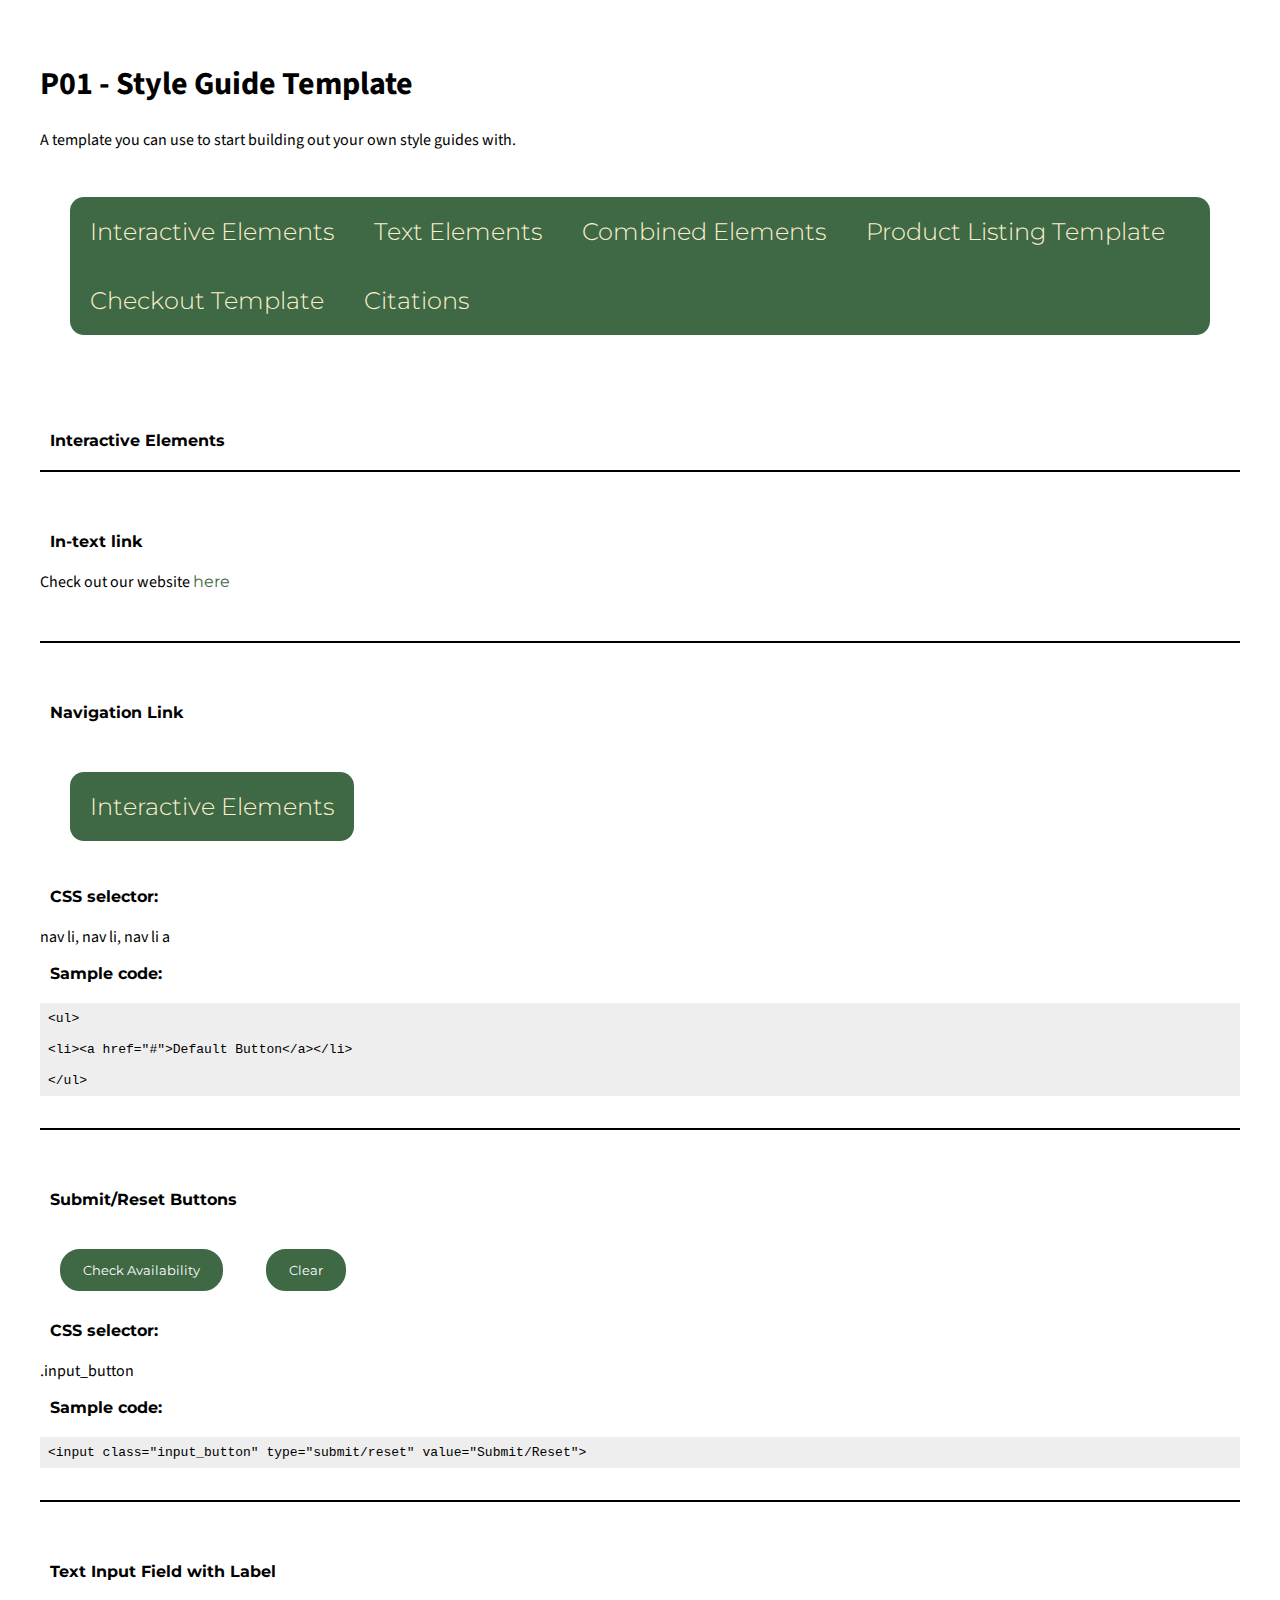
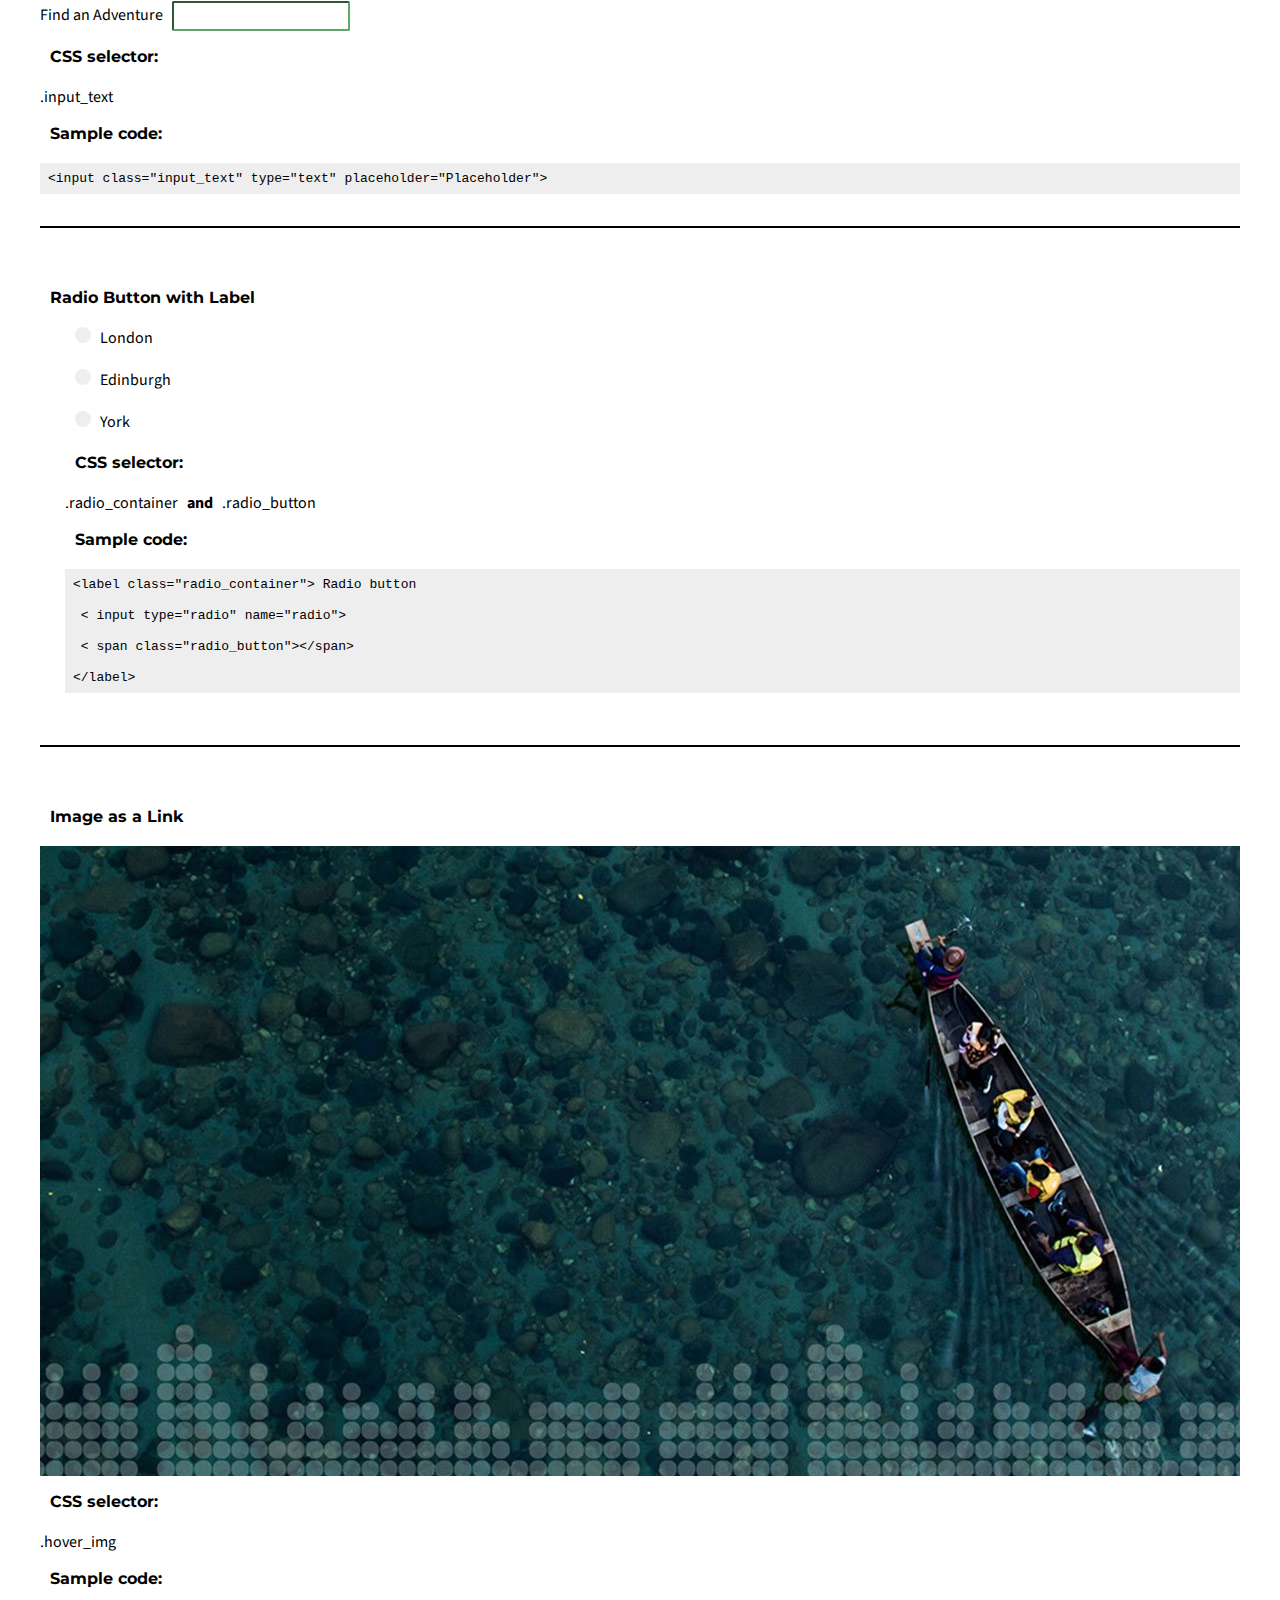
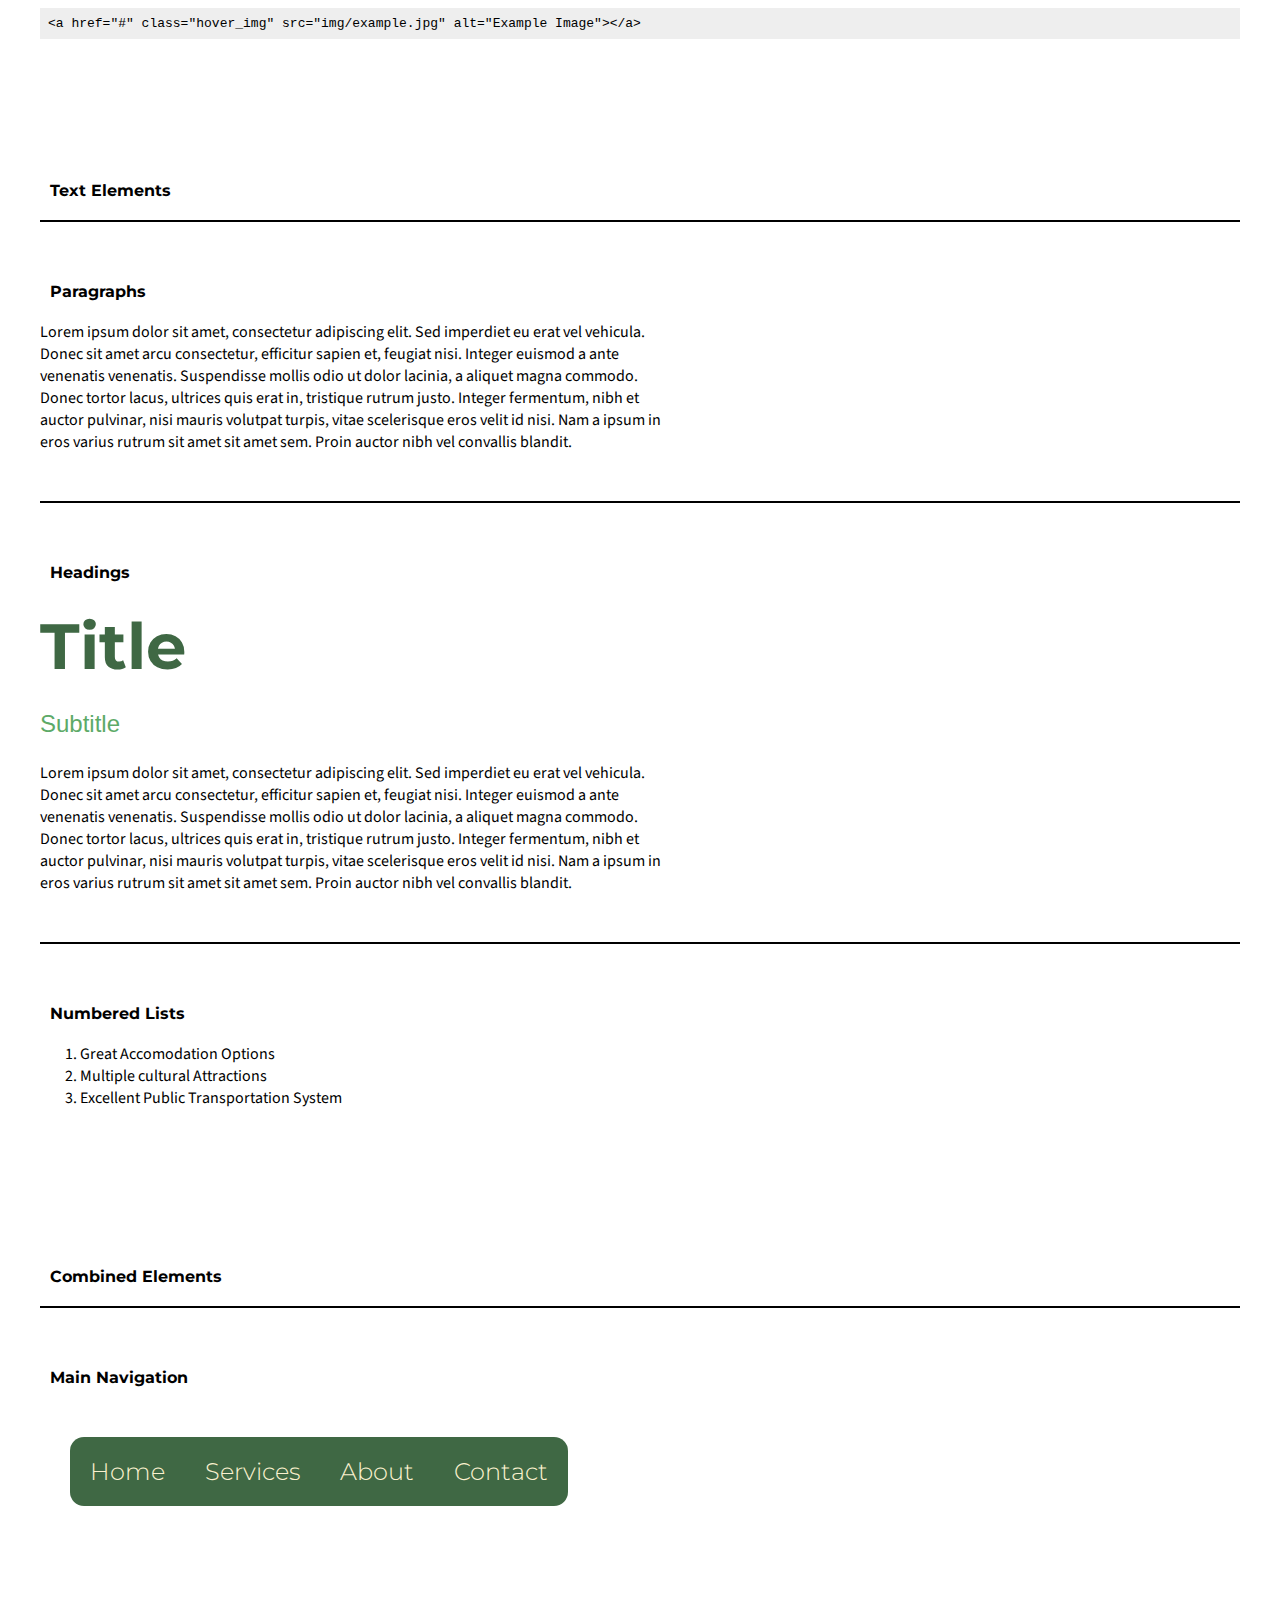
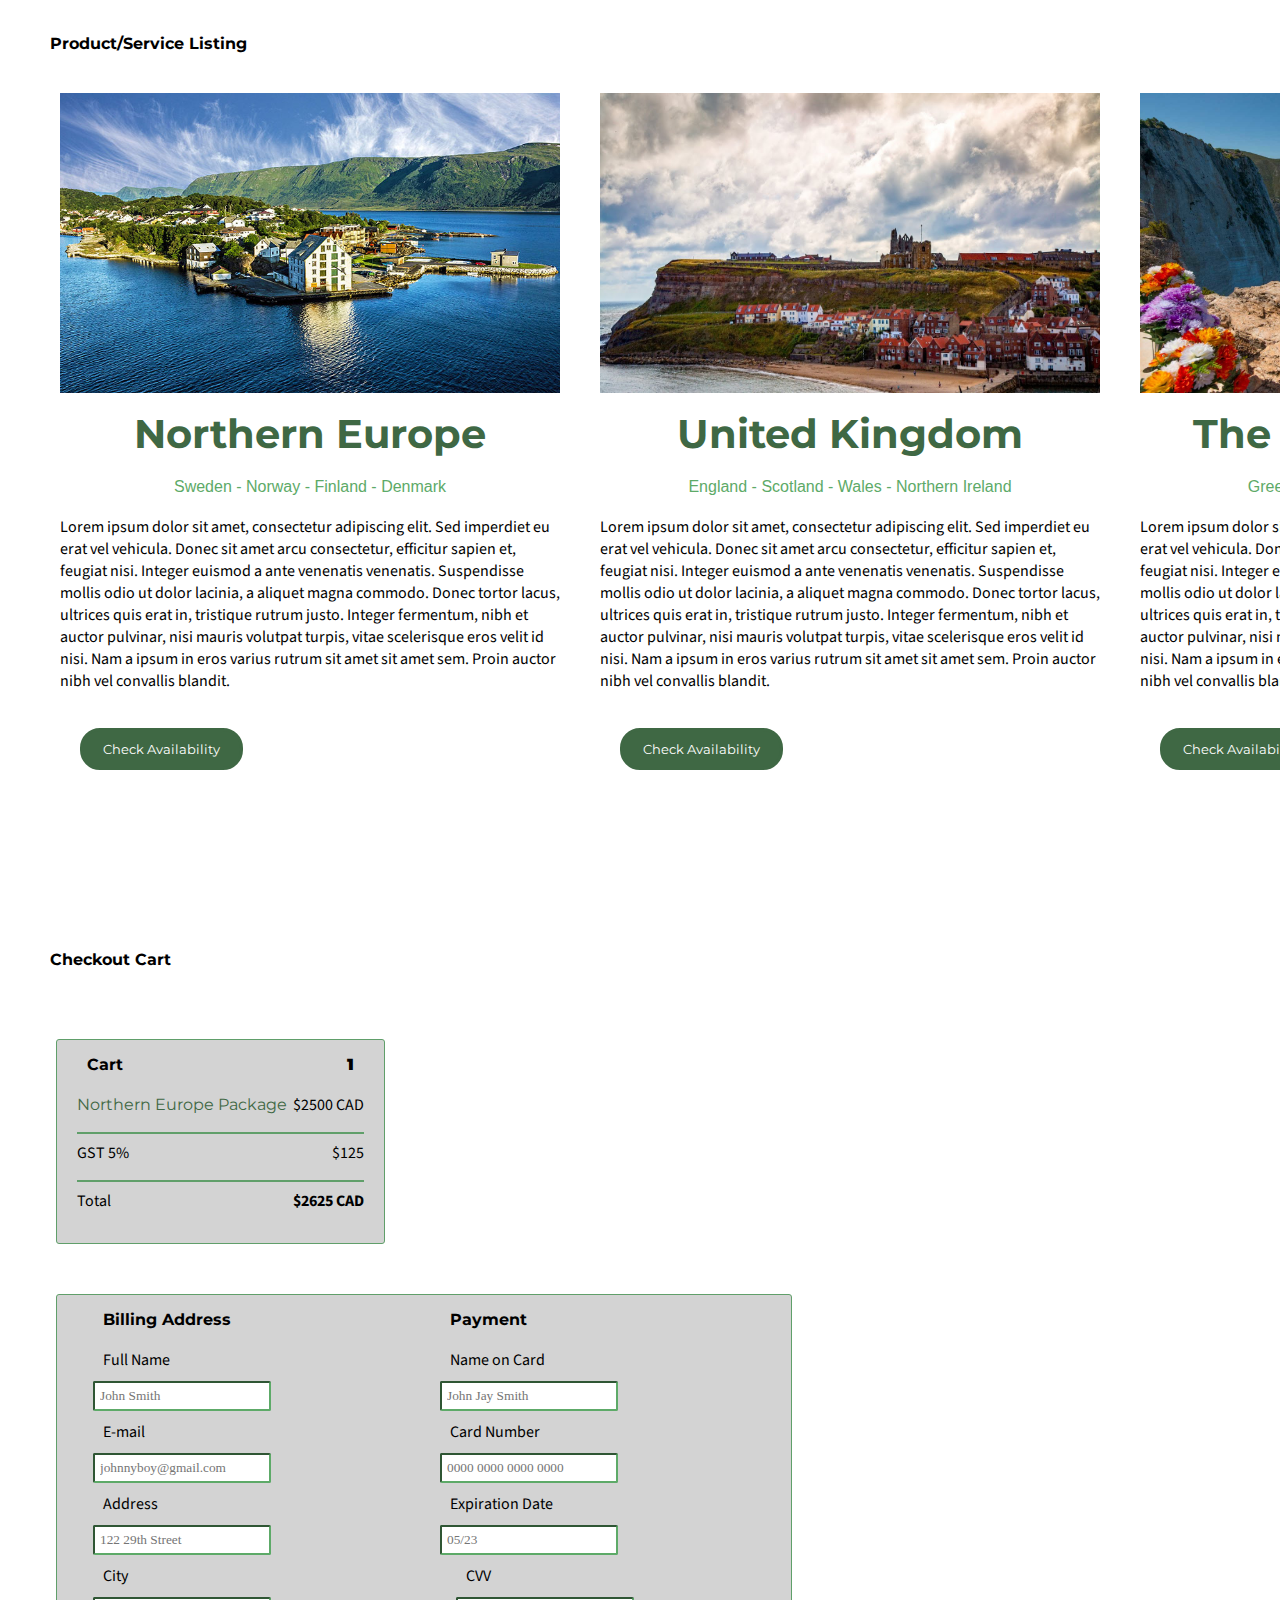
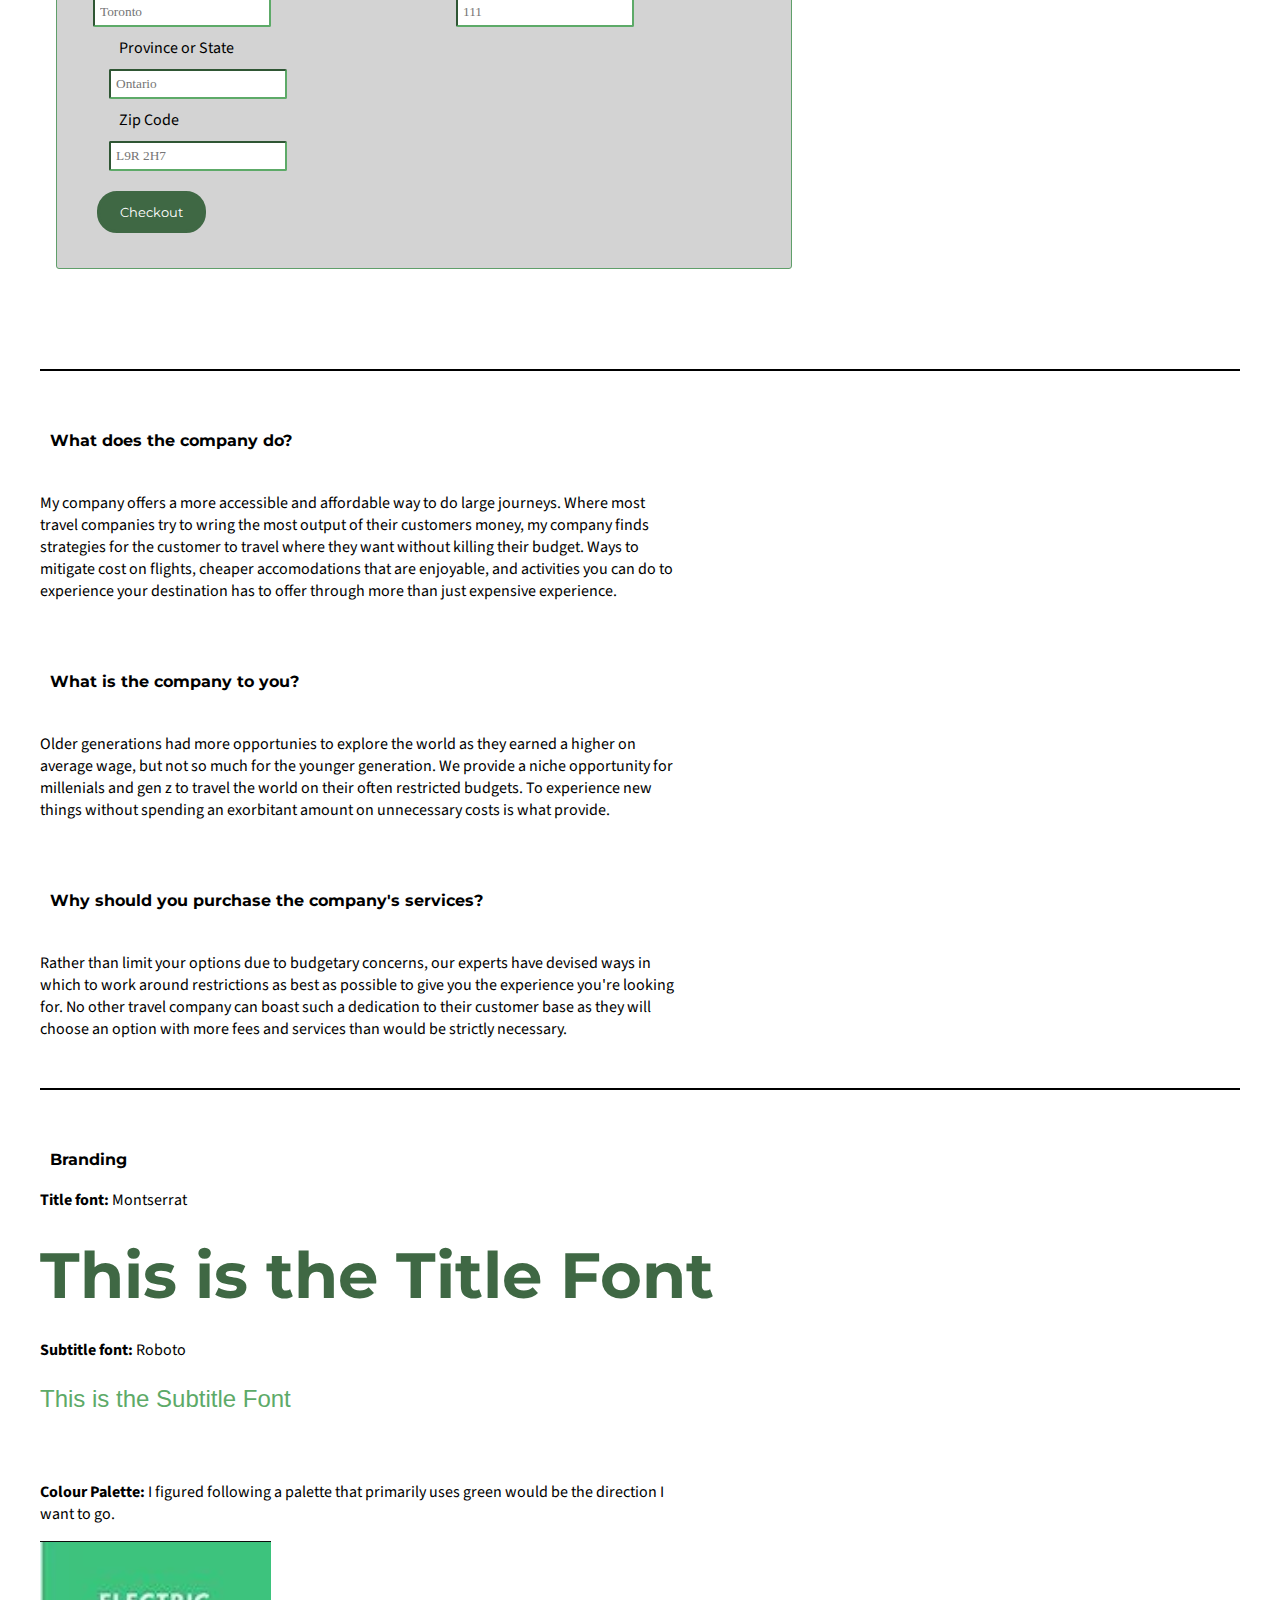
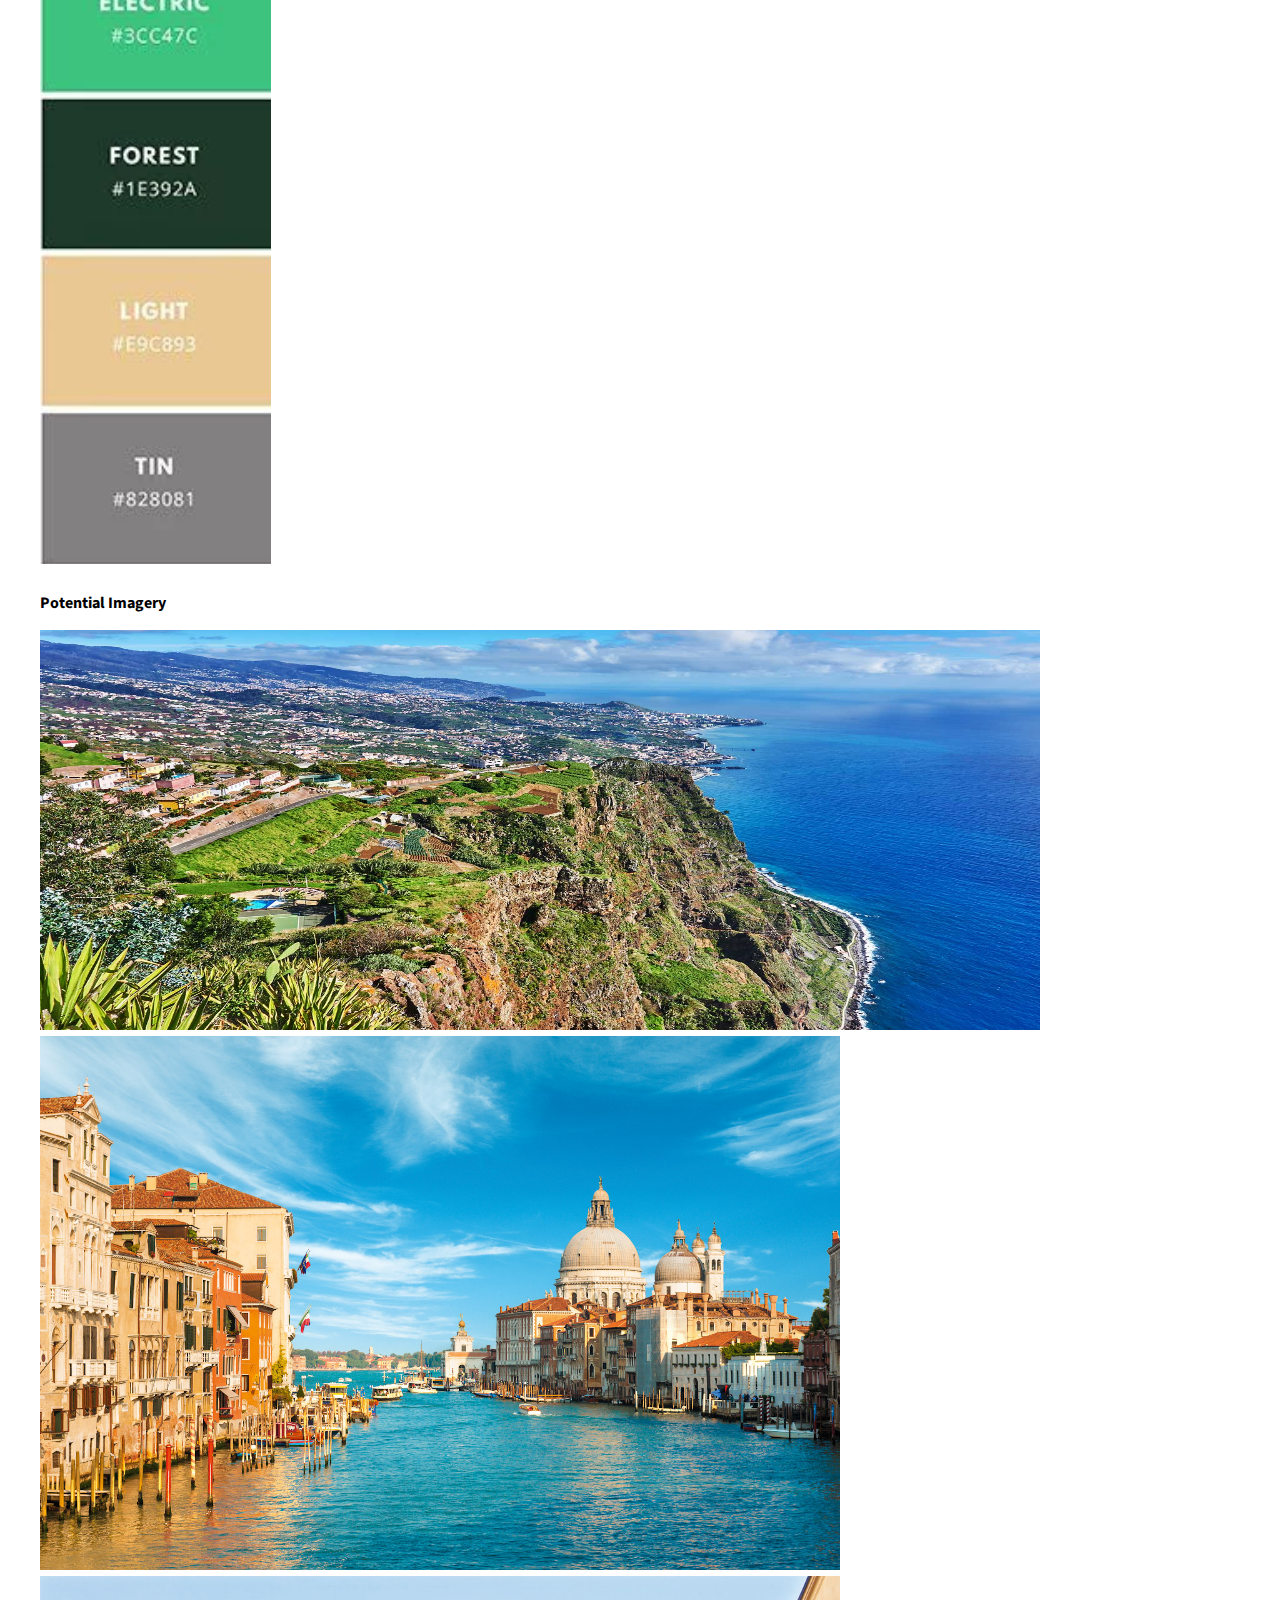
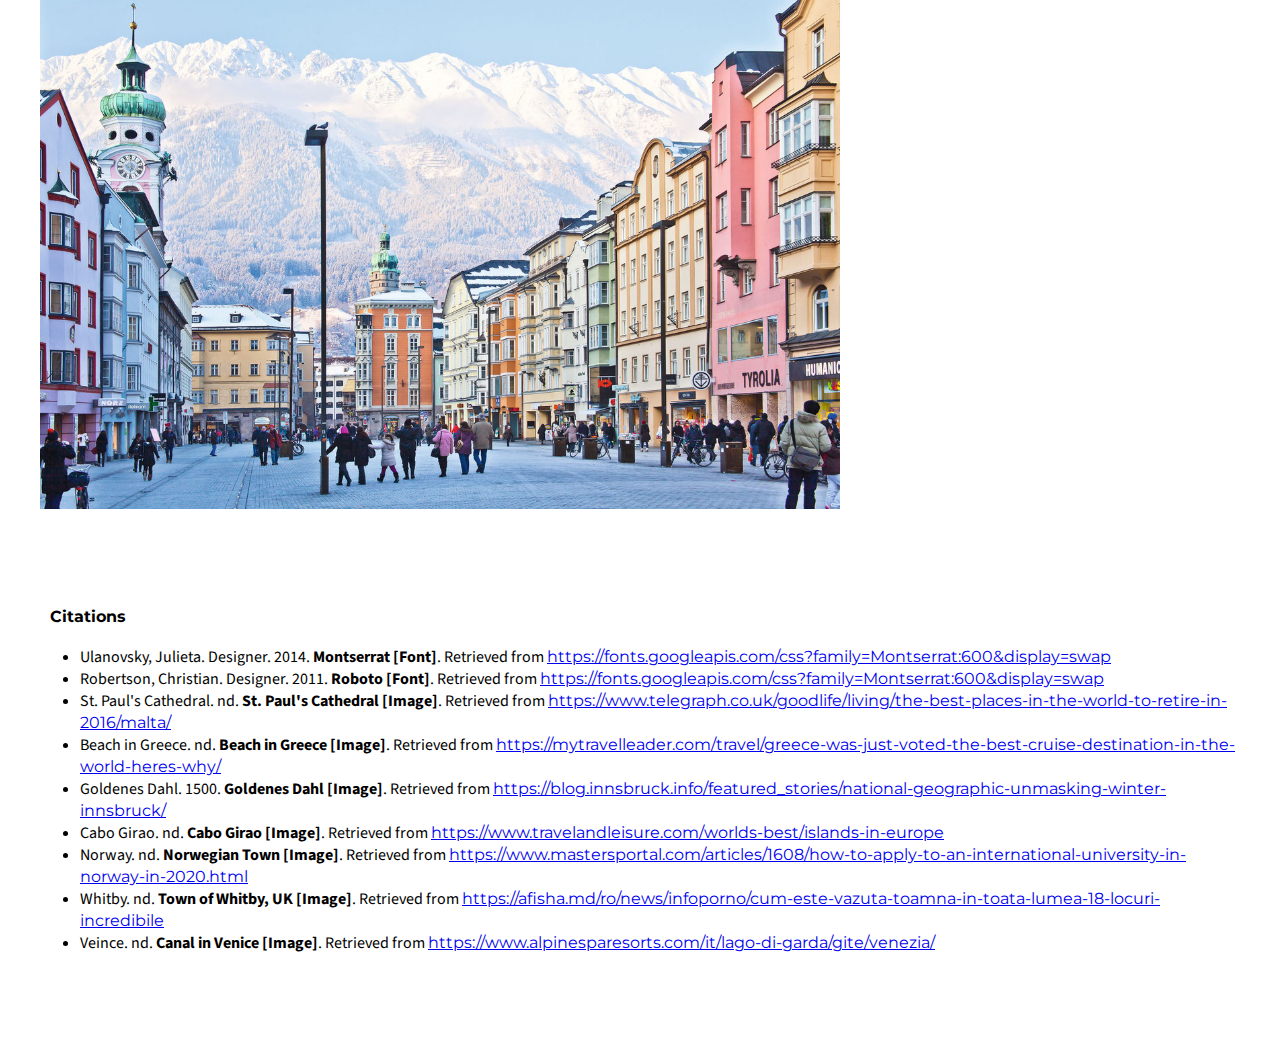
<file: P01 - Process/index.html>
<!DOCTYPE html>
<html lang="en">

  <head>

    <meta charset="utf-8">
    <title>P01 - Style Guide Template</title>
    <link href="https://fonts.googleapis.com/css?family=Source+Sans+Pro&display=swap" rel="stylesheet">
    <link href="https://fonts.googleapis.com/css?family=Roboto+Condensed:700&display=swap" rel="stylesheet">
    <link href="https://fonts.googleapis.com/css?family=Montserrat:600&display=swap" rel="stylesheet">
    <link href="css/main.css" rel="stylesheet">

  </head>

  <body>

    <header>
      <h1>P01 - Style Guide Template</h1>
    </header>
      <p>A template you can use to start building out your own style guides with.</p>


      <nav>
        <ul>
          <li><a href="#interactive_elements">Interactive Elements</a></li>
          <li><a href="#text_elements">Text Elements</a></li>
          <li><a href="#combined_elements">Combined Elements</a></li>
          <li><a href="#product_listing">Product Listing Template</a></li>
          <li><a href="#checkout_template">Checkout Template</a></li>
          <li><a href="#citations">Citations</a></li>
        </ul>

      </nav>



    <!-- INTERACTIVE ELEMENTS SECTION // -->
    <section id="interactive_elements">
      <h4>Interactive Elements</h4>


      <section class="element">
        <h4>In-text link</h4>
          <p>Check out our website <a class="intext_link" href="https://www.thejourneytourism.com/">here</a></p>

        <!-- That company I chose is centered around tourism so I found a random tourism consulting website
            as and example.
        -->
      </section>


      <!-- Default Button styling section -->
      <section class="element">

        <h4>Navigation Link</h4>

        <nav>
          <ul>
            <li><a href="#interactive_elements">Interactive Elements</a></li>
          </ul>
        </nav>

        <h4>CSS selector:</h4>
        <p>nav li, nav li, nav li a</p>

        <h4>Sample code:</h4>
        <code>&lt;ul&gt;</code>
        <code>&lt;li&gt;&lt;a href="#"&gt;Default Button&lt;/a&gt;&lt;/li&gt;</code>
        <code>&lt;/ul&gt;</code>

      </section>


      <section class="element">
        <h4>Submit/Reset Buttons</h4>
        <input class="input_button" type="submit" value="Check Availability">
        <input class="input_button" type="reset" value="Clear">

        <h4>CSS selector:</h4>
        <p>.input_button</p>

        <h4>Sample code:</h4>
        <code>&lt;input class="input_button" type="submit/reset" value="Submit/Reset"&gt;</code>
      </section>


      <section class="element">
        <h4>Text Input Field with Label</h4>
        <p> Find an Adventure &nbsp; <input class="input_text" type="text"></p>

        <h4>CSS selector:</h4>
        <p>.input_text</p>

        <h4>Sample code:</h4>
        <code>&lt;input class="input_text" type="text" placeholder="Placeholder"&gt;</code>
      </section>


      <section class="element">
        <h4>Radio Button with Label</h4>

        <div class="radio_container">
          <label class="radio_container">London
            <input type="radio" name="radio">&nbsp;
            <span class="radio_button"></span>
          </label>
          <label class="radio_container">Edinburgh
            <input type="radio" name="radio">&nbsp;
            <span class="radio_button"></span>
          </label>
          <label class="radio_container">York
            <input type="radio" name="radio">&nbsp;
            <span class="radio_button"></span>
          </label>

          <h4>CSS selector:</h4>
          <p>.radio_container &nbsp; <b>and</b> &nbsp; .radio_button</p>

          <h4>Sample code:</h4>
          <code>&lt;label class="radio_container"&gt; Radio button</code>
          <code>&nbsp;&lt; input type="radio" name="radio"&gt;</code>
          <code>&nbsp;&lt; span class="radio_button"&gt;&lt;/span&gt;</code>
          <code>&lt;/label&gt;</code>

        </div>
      </section>


      <section class="element">
        <h4>Image as a Link</h4>
        <a href="https://www.thejourneytourism.com/"><img class="hover_img" src="img/montfort.jpg" alt="People Canoeing on the Ocean"></a>
        <!-- Uses a fun experience photo as a link to the earlier tourism consulting website.
        -->
        <h4>CSS selector:</h4>
        <p>.hover_img</p>

        <h4>Sample code:</h4>
        <code>&lt;a href="#" class="hover_img" src="img/example.jpg" alt="Example Image"&gt;&lt;/a&gt;</code>

      </section>


    </section>
    <!-- // INTERACTIVE ELEMENTS SECTION -->



    <!-- TEXT ELEMENTS SECTION // -->
    <section id="text_elements">
      <h4>Text Elements</h4>

      <section class="element">
        <h4>Paragraphs</h4>
        <p>Lorem ipsum dolor sit amet, consectetur adipiscing elit. Sed imperdiet eu erat vel vehicula.
          Donec sit amet arcu consectetur, efficitur sapien et, feugiat nisi. Integer euismod a ante venenatis venenatis.
          Suspendisse mollis odio ut dolor lacinia, a aliquet magna commodo. Donec tortor lacus, ultrices quis erat in, tristique
          rutrum justo. Integer fermentum, nibh et auctor pulvinar, nisi mauris volutpat turpis, vitae scelerisque eros velit id nisi.
           Nam a ipsum in eros varius rutrum sit amet sit amet sem. Proin auctor nibh vel convallis blandit.</p>
           <!-- Lorem Ipsum as example text for the paragraph
           -->
      </section>


      <section class="element">
        <h4>Headings</h4>
        <h2>Title</h2>
        <h3>Subtitle</h3>
        <p>Lorem ipsum dolor sit amet, consectetur adipiscing elit. Sed imperdiet eu erat vel vehicula.
          Donec sit amet arcu consectetur, efficitur sapien et, feugiat nisi. Integer euismod a ante venenatis venenatis.
          Suspendisse mollis odio ut dolor lacinia, a aliquet magna commodo. Donec tortor lacus, ultrices quis erat in, tristique
          rutrum justo. Integer fermentum, nibh et auctor pulvinar, nisi mauris volutpat turpis, vitae scelerisque eros velit id nisi.
           Nam a ipsum in eros varius rutrum sit amet sit amet sem. Proin auctor nibh vel convallis blandit.</p>
           <!-- Lorem Ipsum as example text for the paragraph
           -->
      </section>

      <section class="element">
        <h4>Numbered Lists</h4>
          <ol>
            <li>Great Accomodation Options</li>
            <li>Multiple cultural Attractions</li>
            <li>Excellent Public Transportation System</li>
          </ol>
      </section>

    </section>
    <!-- // TEXT ELEMENTS SECTION -->



    <!-- COMBINED ELEMENTS SECTION // -->
    <section id="combined_elements">
      <h4>Combined Elements</h4>

      <section class="element">
        <h4>Main Navigation</h4>
        <nav>
          <ul>
            <li><a href="#interactive_elements">Home</a></li>
            <li><a href=".checkout">Services</a></li>
            <li><a href="#citations">About</a></li>
            <li><a href="#combined_elements">Contact</a></li>
          </ul>

        </nav>
      </section>

      <section id="product_listing">
        <h4>Product/Service Listing</h4>
          <div class="listing_container">
            <div class="listing">
              <img src="img/northo.jpg" alt="Fjord in Norway" width="500" height="300">
              <h4 class="listing_title">Northern Europe</h4>
              <h4 class="listing_subtitle">Sweden - Norway - Finland - Denmark</h4>
              <p>Lorem ipsum dolor sit amet, consectetur adipiscing elit. Sed imperdiet eu erat vel vehicula.
                Donec sit amet arcu consectetur, efficitur sapien et, feugiat nisi. Integer euismod a ante venenatis venenatis.
                Suspendisse mollis odio ut dolor lacinia, a aliquet magna commodo. Donec tortor lacus, ultrices quis erat in, tristique
                rutrum justo. Integer fermentum, nibh et auctor pulvinar, nisi mauris volutpat turpis, vitae scelerisque eros velit id nisi.
                 Nam a ipsum in eros varius rutrum sit amet sit amet sem. Proin auctor nibh vel convallis blandit.</p>
                 <input class="input_button listing_button" type="submit" value="Check Availability">
            </div>

            <div class="listing">
              <img src="img/uk.jpg" alt="Photo of the coast of Whitby" width="500" height="300">
              <h4 class="listing_title">United Kingdom</h4>
              <h4 class="listing_subtitle">England - Scotland - Wales - Northern Ireland</h4>
              <p>Lorem ipsum dolor sit amet, consectetur adipiscing elit. Sed imperdiet eu erat vel vehicula.
                Donec sit amet arcu consectetur, efficitur sapien et, feugiat nisi. Integer euismod a ante venenatis venenatis.
                Suspendisse mollis odio ut dolor lacinia, a aliquet magna commodo. Donec tortor lacus, ultrices quis erat in, tristique
                rutrum justo. Integer fermentum, nibh et auctor pulvinar, nisi mauris volutpat turpis, vitae scelerisque eros velit id nisi.
                 Nam a ipsum in eros varius rutrum sit amet sit amet sem. Proin auctor nibh vel convallis blandit.</p>
                 <input class="input_button listing_button" type="submit" value="Check Availability">
            </div>

            <div class="listing">
              <img src="img/greece.jpg" alt="Clear blue seas in Greece" width="500" height="300">
              <h4 class="listing_title">The Mediterranean</h4>
              <h4 class="listing_subtitle">Greece - Italy - Southern France - Spain</h4>
              <p>Lorem ipsum dolor sit amet, consectetur adipiscing elit. Sed imperdiet eu erat vel vehicula.
                Donec sit amet arcu consectetur, efficitur sapien et, feugiat nisi. Integer euismod a ante venenatis venenatis.
                Suspendisse mollis odio ut dolor lacinia, a aliquet magna commodo. Donec tortor lacus, ultrices quis erat in, tristique
                rutrum justo. Integer fermentum, nibh et auctor pulvinar, nisi mauris volutpat turpis, vitae scelerisque eros velit id nisi.
                 Nam a ipsum in eros varius rutrum sit amet sit amet sem. Proin auctor nibh vel convallis blandit.</p>
                 <input class="input_button listing_button" type="submit" value="Check Availability">
            </div>
          </div>

      </section>

      <section id="checkout_template">
        <h4>Checkout Cart</h4>
        <div class="row">

          <div class="column_3">
            <div class="payment_container">
              <h4>Cart <span class="cart"><b>1</b></span></h4>
                <p><a href="#" class="intext_link">Northern Europe Package</a> <span class="cart">&nbsp; $2500 CAD</span></p>
                <hr>
                <p>GST 5% <span class="cart"> $125</span></p>
                <hr>
                <p>Total <span class="cart"> <b>$2625 CAD</b></span></p>
            </div>
          </div>

          <div class="column_3">
            <div class="payment_container">
              <form action="/action_page.php">

                <div class="row">
                  <div class="column_2">
                    <h4>Billing Address</h4>
                    <label>Full Name</label>
                    <input type="text" class="input_text" id="first_name" name="firstname" placeholder="John Smith">
                    <label for="email">E-mail</label>
                    <input type="text" class="input_text" id="email" name="email" placeholder="johnnyboy@gmail.com">
                    <label for="address">Address</label>
                    <input type="text" class="input_text" id="address" name="address" placeholder="122 29th Street">
                    <label for="city">City</label>
                    <input type="text" class="input_text" id="city" name="city" placeholder="Toronto">

                    <div class="row">
                      <div class="column_2">
                        <label>Province or State</label>
                        <input type="text" class="input_text" name="province_state" placeholder="Ontario">
                      </div>
                      <div class="column_2">
                        <label>Zip Code</label>
                        <input type="text" class="input_text" name="zip" placeholder="L9R 2H7">
                      </div>
                    </div>
                  </div>

                  <div class="column_2">
                    <h4>Payment</h4>
                    <label>Name on Card</label>
                    <input type="text" class="input_text" id="creditname" name="credit_name" placeholder="John Jay Smith">
                    <label>Card Number</label>
                    <input type="text" class="input_text" id="creditnum" name="credit_number" placeholder="0000 0000 0000 0000">
                    <label>Expiration Date</label>
                    <input type="text" class="input_text" id="expdate" name="exp_date" placeholder="05/23">

                    <div class="row">
                      <div class="column_2">
                        <label for="cvv">CVV</label>
                        <input type="text" class="input_text" id="cvv" name="cvv" placeholder="111">
                      </div>
                    </div>
                  </div>

                </div>
                <input type="submit" value="Checkout" class="input_button">
              </form>
            </div>
          </div>

        </div>

      </section>

    </section>

    <!-- // COMBINED ELEMENTS SECTION -->
    <section class="element">
      <h4>What does the company do?</h4>
      <br>
      <p>My company offers a more accessible and affordable way to do large journeys. Where most travel companies try to wring the most output
      of their customers money, my company finds strategies for the customer to travel where they want without killing their budget. Ways to
      mitigate cost on flights, cheaper accomodations that are enjoyable, and activities you can do to experience your destination has to offer
      through more than just expensive experience.</p>

      <br><br>

      <h4>What is the company to you?</h4>
      <br>
      <p>Older generations had more opportunies to explore the world as they earned a higher on average wage, but not so much for the younger generation.
      We provide a niche opportunity for millenials and gen z to travel the world on their often restricted budgets. To experience new things without spending
      an exorbitant amount on unnecessary costs is what provide.</p>

      <br><br>

      <h4>Why should you purchase the company's services?</h4>
      <br>
      <p>Rather than limit your options due to budgetary concerns, our experts have devised ways in which to work around restrictions as best as possible
      to give you the experience you're looking for. No other travel company can boast such a dedication to their customer base as they will choose an
      option with more fees and services than would be strictly necessary.</p>
    </section>

    <section class="element">
      <h4>Branding</h4>
      <p><b>Title font:</b> Montserrat</p>
      <h2>This is the Title Font</h2>
      <p><b>Subtitle font:</b> Roboto</p>
      <h3>This is the Subtitle Font</h3>

      <p><br><br><b>Colour Palette:</b> I figured following a palette that primarily uses green would be the direction I want to go.</p>
      <img src="img/palette.png" alt="Colour Palette">
      <br><br>

      <p><b>Potential Imagery</b></p>
      <img src="img/island.jpg" alt="Picturesque view of a Mediterranean island" width="1000" height="400"> <br>
      <img src="img/venice.jpg" alt="Shot of Venice's Canal" width="800" height="534">
      <img src="img/innsbruck.jpg" alt="Photo of Innsbruck covered in snow" width="800" height="533">

    </section>


    <section id="citations">
      <h4>Citations</h4>

      <ul>
        <li>Ulanovsky, Julieta. Designer. 2014. <strong>Montserrat [Font]</strong>. Retrieved from <a href="https://fonts.googleapis.com/css?family=Montserrat:600&display=swap">https://fonts.googleapis.com/css?family=Montserrat:600&display=swap</a></li>
        <li>Robertson, Christian. Designer. 2011. <strong>Roboto [Font]</strong>. Retrieved from <a href="https://fonts.googleapis.com/css?family=Montserrat:600&display=swap">https://fonts.googleapis.com/css?family=Montserrat:600&display=swap</a></li>
        <li>St. Paul's Cathedral. nd. <strong>St. Paul's Cathedral [Image]</strong>. Retrieved from <a href="https://www.telegraph.co.uk/goodlife/living/the-best-places-in-the-world-to-retire-in-2016/malta/">https://www.telegraph.co.uk/goodlife/living/the-best-places-in-the-world-to-retire-in-2016/malta/</a></li>
        <li>Beach in Greece. nd. <strong>Beach in Greece [Image]</strong>. Retrieved from <a href="https://mytravelleader.com/travel/greece-was-just-voted-the-best-cruise-destination-in-the-world-heres-why/">https://mytravelleader.com/travel/greece-was-just-voted-the-best-cruise-destination-in-the-world-heres-why/</a></li>
        <li>Goldenes Dahl. 1500. <strong>Goldenes Dahl [Image]</strong>. Retrieved from <a href="https://blog.innsbruck.info/featured_stories/national-geographic-unmasking-winter-innsbruck/">https://blog.innsbruck.info/featured_stories/national-geographic-unmasking-winter-innsbruck/</a></li>
        <li>Cabo Girao. nd. <strong>Cabo Girao [Image]</strong>. Retrieved from <a href="https://www.travelandleisure.com/worlds-best/islands-in-europe">https://www.travelandleisure.com/worlds-best/islands-in-europe</a></li>
        <li>Norway. nd. <strong>Norwegian Town [Image]</strong>. Retrieved from <a href="https://www.mastersportal.com/articles/1608/how-to-apply-to-an-international-university-in-norway-in-2020.html">https://www.mastersportal.com/articles/1608/how-to-apply-to-an-international-university-in-norway-in-2020.html</a></li>
        <li>Whitby. nd. <strong>Town of Whitby, UK [Image]</strong>. Retrieved from <a href="https://afisha.md/ro/news/infoporno/cum-este-vazuta-toamna-in-toata-lumea-18-locuri-incredibile">https://afisha.md/ro/news/infoporno/cum-este-vazuta-toamna-in-toata-lumea-18-locuri-incredibile</a></li>
        <li>Veince. nd. <strong>Canal in Venice [Image]</strong>. Retrieved from <a href="https://www.alpinesparesorts.com/it/lago-di-garda/gite/venezia/">https://www.alpinesparesorts.com/it/lago-di-garda/gite/venezia/</a></li>
      </ul>

    </section>

  </body>
</html>
</file>
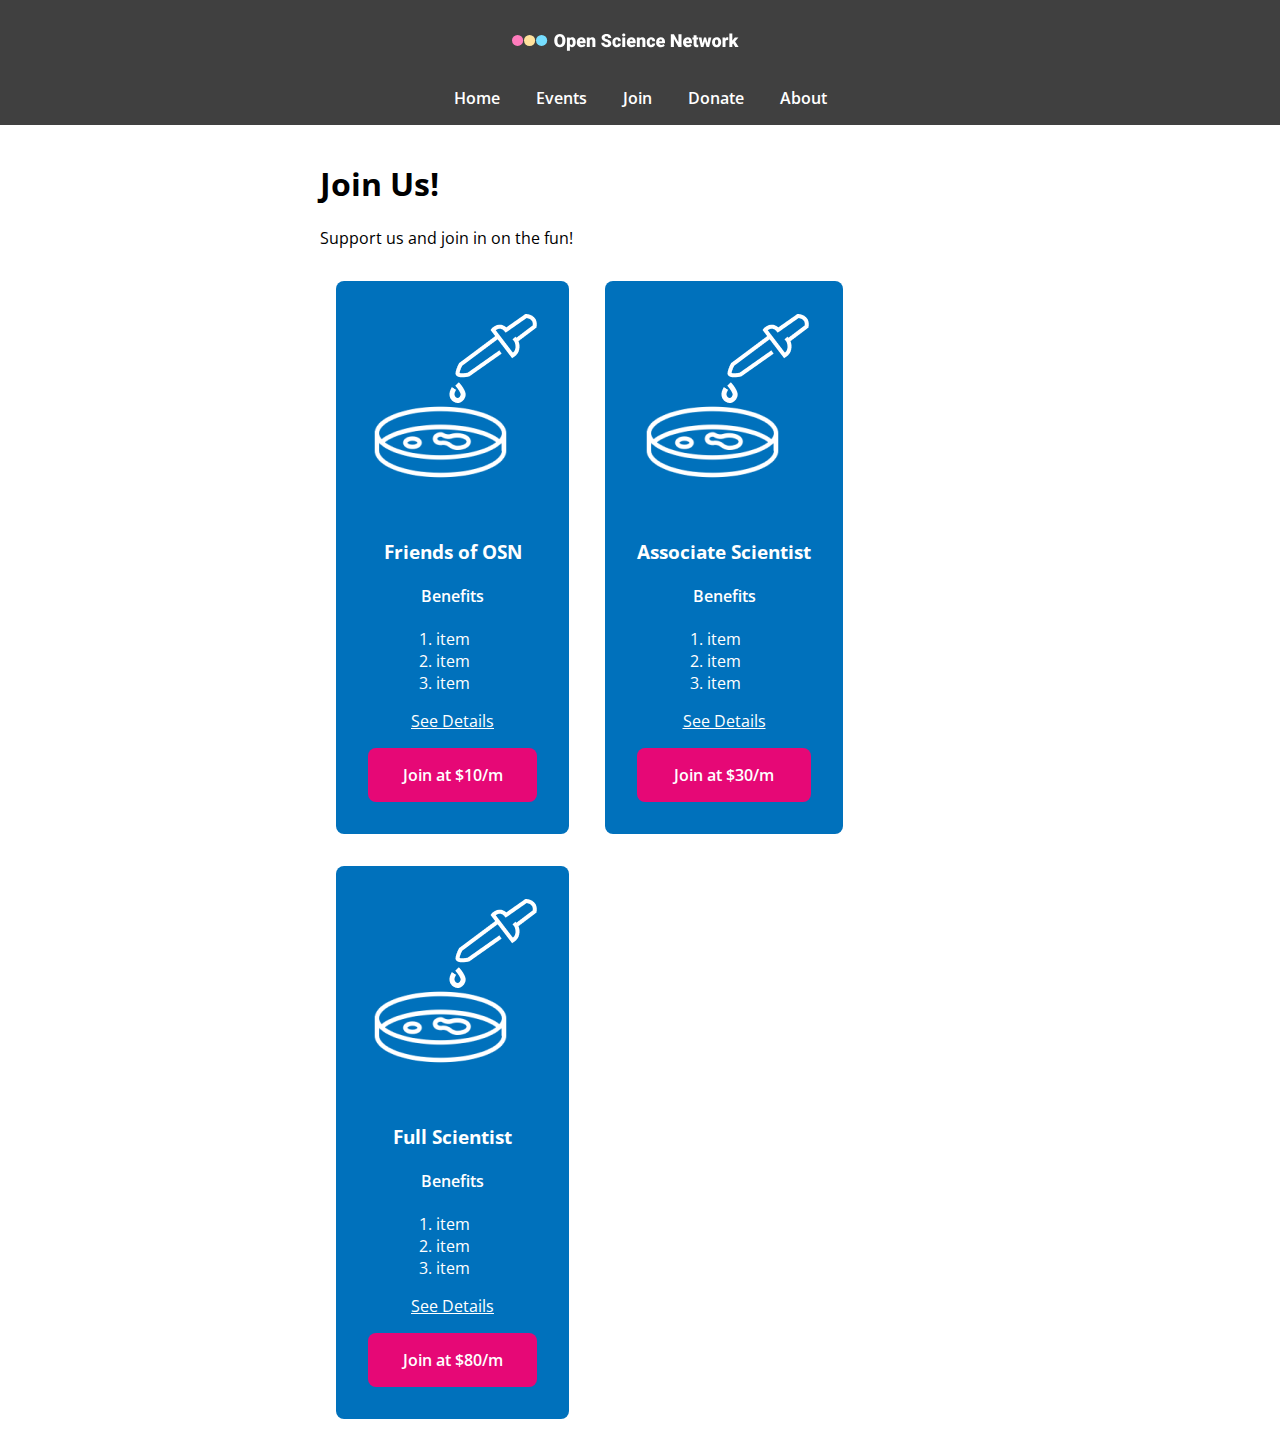
<file: A1 Style Guide/listing-page.html>
<!DOCTYPE html>
<html lang="en">

  <head>
    <meta charset="utf-8">
    <title>Style Guide</title>
    <link href="css/main.css" rel="stylesheet">
    <link href="https://fonts.googleapis.com/css?family=Open+Sans:400,400i,600,600i,700,700i&display=swap" rel="stylesheet">
  </head>

  <body>
    <header class="page">
      <nav class="nav-main"> 
        <a href=""><img src="img/logo.svg" alt="logo"></a>        
        <div class="nav-links">
          <a href="">Home</a>
          <a href="">Events</a>
          <a href="listing-page.html">Join</a>
          <a href="">Donate</a>
          <a href="">About</a>
        </div>
      </nav>
    </header>
    
    <div class="wrap">
      <h1>Join Us!</h1>
      <p>Support us and join in on the fun!</p>

      <div class="membership">
        <img src="img/dishicon.png" alt="dishicon"> 
        <h3>Friends of OSN</h3>
        <h4>Benefits</h4>
        <ol>
          <li>item</li>
          <li>item</li>
          <li>item</li>       
        </ol>
        <a href="">See Details</a>
        <a class="button-nav" href="checkout-page.html">Join at $10/m</a>
      </div>
      <div class="membership">
        <img src="img/dishicon.png" alt="dishicon"> 
        <h3>Associate Scientist</h3>
        <h4>Benefits</h4>
        <ol>
          <li>item</li>
          <li>item</li>
          <li>item</li>       
        </ol>
        <a href="">See Details</a>
        <a class="button-nav" href="checkout-page.html">Join at $30/m</a>
      </div>
      <div class="membership">
        <img src="img/dishicon.png" alt="dishicon"> 
        <h3>Full Scientist</h3>
        <h4>Benefits</h4>
        <ol>
          <li>item</li>
          <li>item</li>
          <li>item</li>       
        </ol>
        <a href="">See Details</a>
        <a class="button-nav" href="checkout-page.html">Join at $80/m</a>
      </div>          

    </div>

  </body>
</html>
</file>
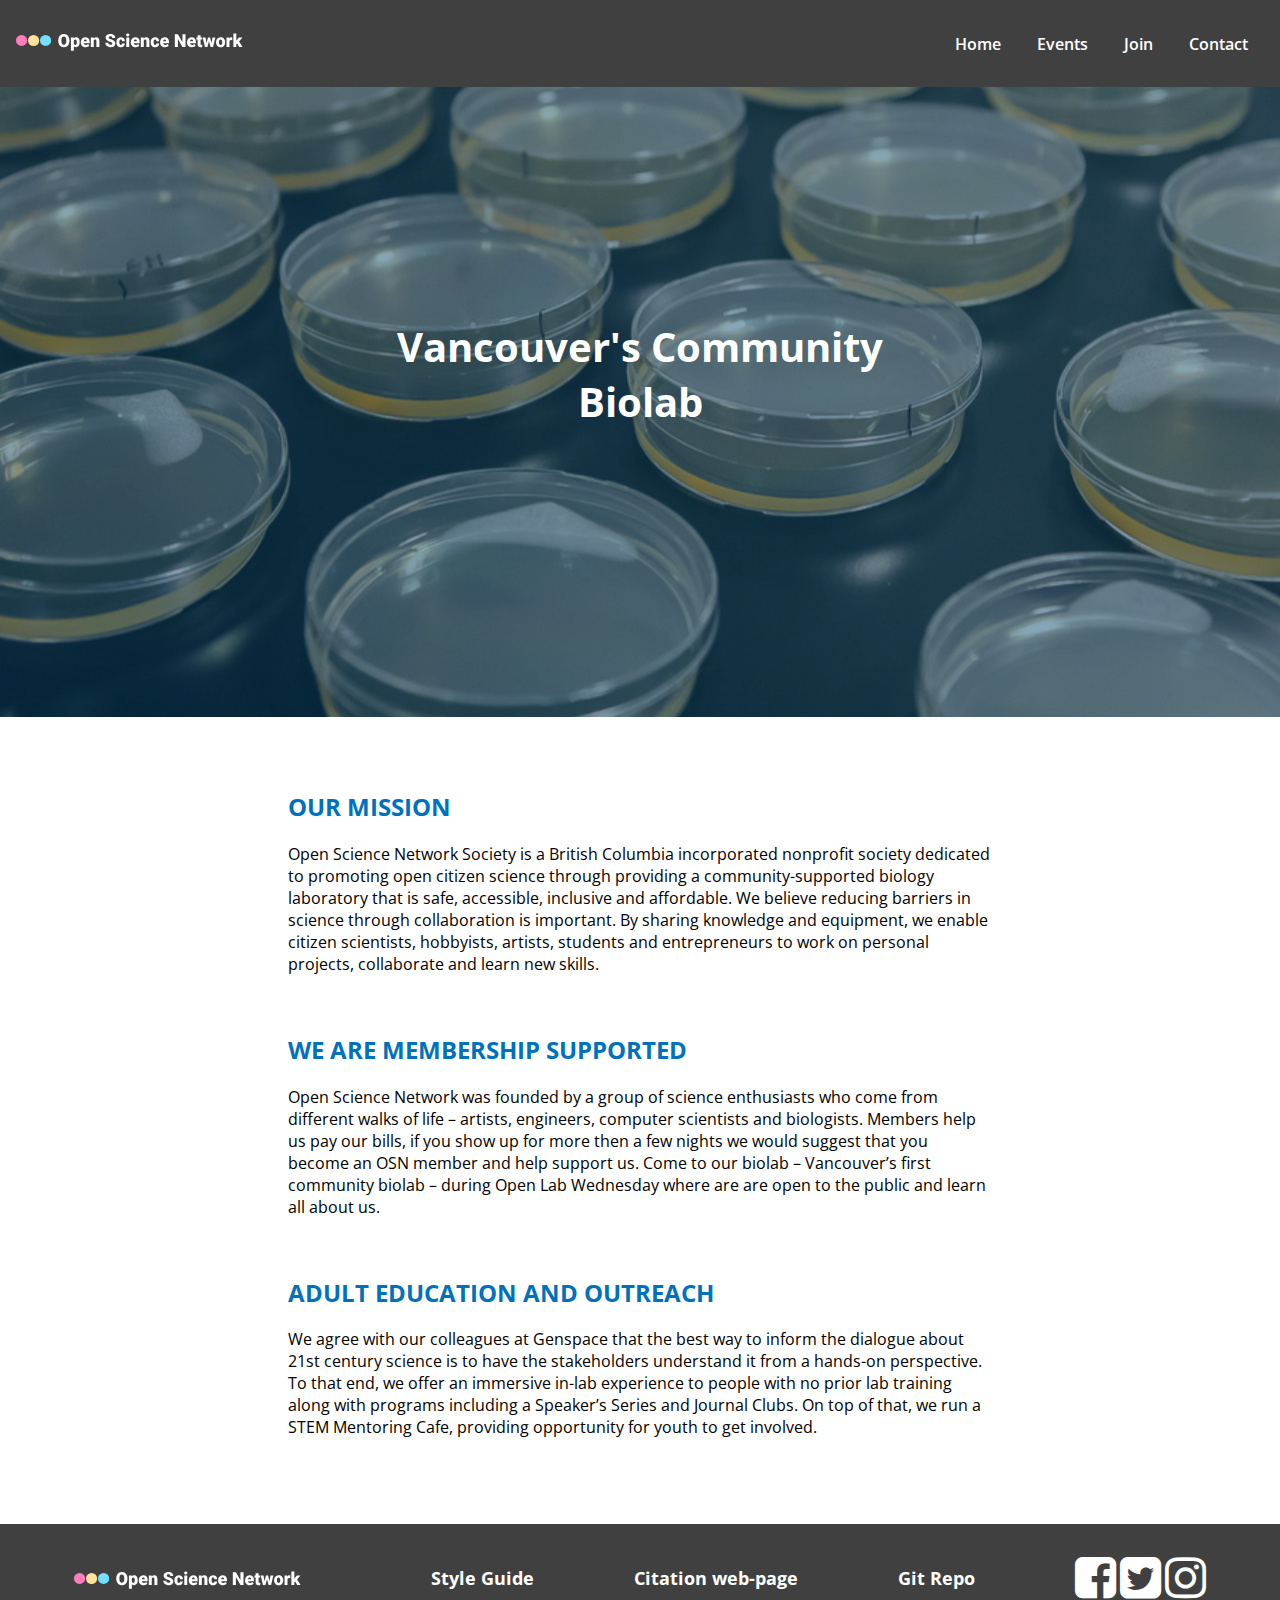
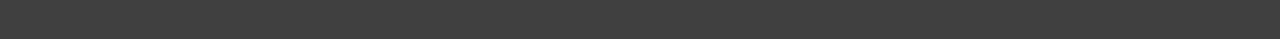
<file: A2 - Website/about.html>
<!DOCTYPE html>
<html lang="en">

  <head>
    <meta charset="utf-8">
    <meta name="viewport" content="width=device-width, initial-scale=1.0">
    <title>Open Science Network</title>
    <link href="css/main.css" rel="stylesheet">
    <link rel="stylesheet" href="https://maxcdn.bootstrapcdn.com/font-awesome/4.7.0/css/font-awesome.min.css">
    <link href="https://fonts.googleapis.com/css?family=Open+Sans:400,400i,600,600i,700,700i&display=swap" rel="stylesheet">
  </head>

  <body>
    <header>
      <nav class="nav-main">
        <a href="about.html" class="logo"><img src="img/logo.svg" alt="logo"></a>
        <div class="nav-links" id="navMain">
          <a href="javascript:void(0);" class="menu" onclick="myFunction()">
            <p>MENU</p>
          </a>
          <a href="about.html">Home</a>
          <a href="events.html">Events</a>
          <a href="listing-page.html">Join</a>
          <a href="contact.html">Contact</a>
        </div>
      </nav>
      <!-- hero/cover image -->
      <div class="hero">
        <img src="img/dishes.svg" alt="petri-dishes" id="cover">
        <h1 class="img-text-cover" id="hero-h">Vancouver's Community Biolab</h1>
      </div>
<!--         <h3 class="img-text-cover">A community of scientists, artists, tinkerers and makers.</h3>
 -->    </header>

    <div class="wrap">
      <h2>Our Mission</h2>
      <p>Open Science Network Society is a British Columbia incorporated nonprofit society dedicated to promoting open citizen science through providing a community-supported biology laboratory that is safe, accessible, inclusive and affordable. We believe reducing barriers in science through collaboration is important. By sharing knowledge and equipment, we enable citizen scientists, hobbyists, artists, students and entrepreneurs to work on personal projects, collaborate and learn new skills.</p><br>
      <h2>We are Membership Supported</h2>
      <p>Open Science Network was founded by a group of science enthusiasts who come from different walks of life – artists, engineers, computer scientists and biologists. Members help us pay our bills, if you show up for more then a few nights we would suggest that you become an OSN member and help support us. Come to our biolab – Vancouver’s first community biolab – during Open Lab Wednesday where are are open to the public and learn all about us.</p><br>
      <h2>Adult Education and Outreach</h2>
      <p>We agree with our colleagues at Genspace that the best way to inform the dialogue about 21st century science is to have the stakeholders understand it from a hands-on perspective. To that end, we offer an immersive in-lab experience to people with no prior lab training along with programs including a Speaker’s Series and Journal Clubs. On top of that, we run a STEM Mentoring Cafe, providing opportunity for youth to get involved.</p><br>
    </div>

    <footer>
      <div class="footer-container">
        <div class="footer-item">
          <div class="footer-img">
            <a href="about.html"><img src="img/logo.svg" alt="logo"></a>
          </div>
        </div>
        <div class="footer-item">
          <h1><a href="Style-Guide.html">Style Guide</a></h1>
        </div>
        <div class="footer-item">
          <h1><a href="Citations-Page.html">Citation web-page</a></h1>
        </div>
        <div class="footer-item">
          <h1><a href="https://github.com/Ash-247/IAT339_A2/tree/master/A2%20-%20Website">Git Repo</a></h1>
        </div>
        <div class="footer-item">
          <a target="_blank" href="#"><i class="fa fa-3x fa-facebook-square"></i></a>
          <a target="_blank" href="#"><i class="fa fa-3x fa-twitter-square"></i></a>
          <a target="_blank" href="#"><i class="fa fa-3x fa-instagram"></i></a>
        </div>
      </div>
    </footer>

    <script src="js/nav.js"></script>

  </body>
</html>
</file>
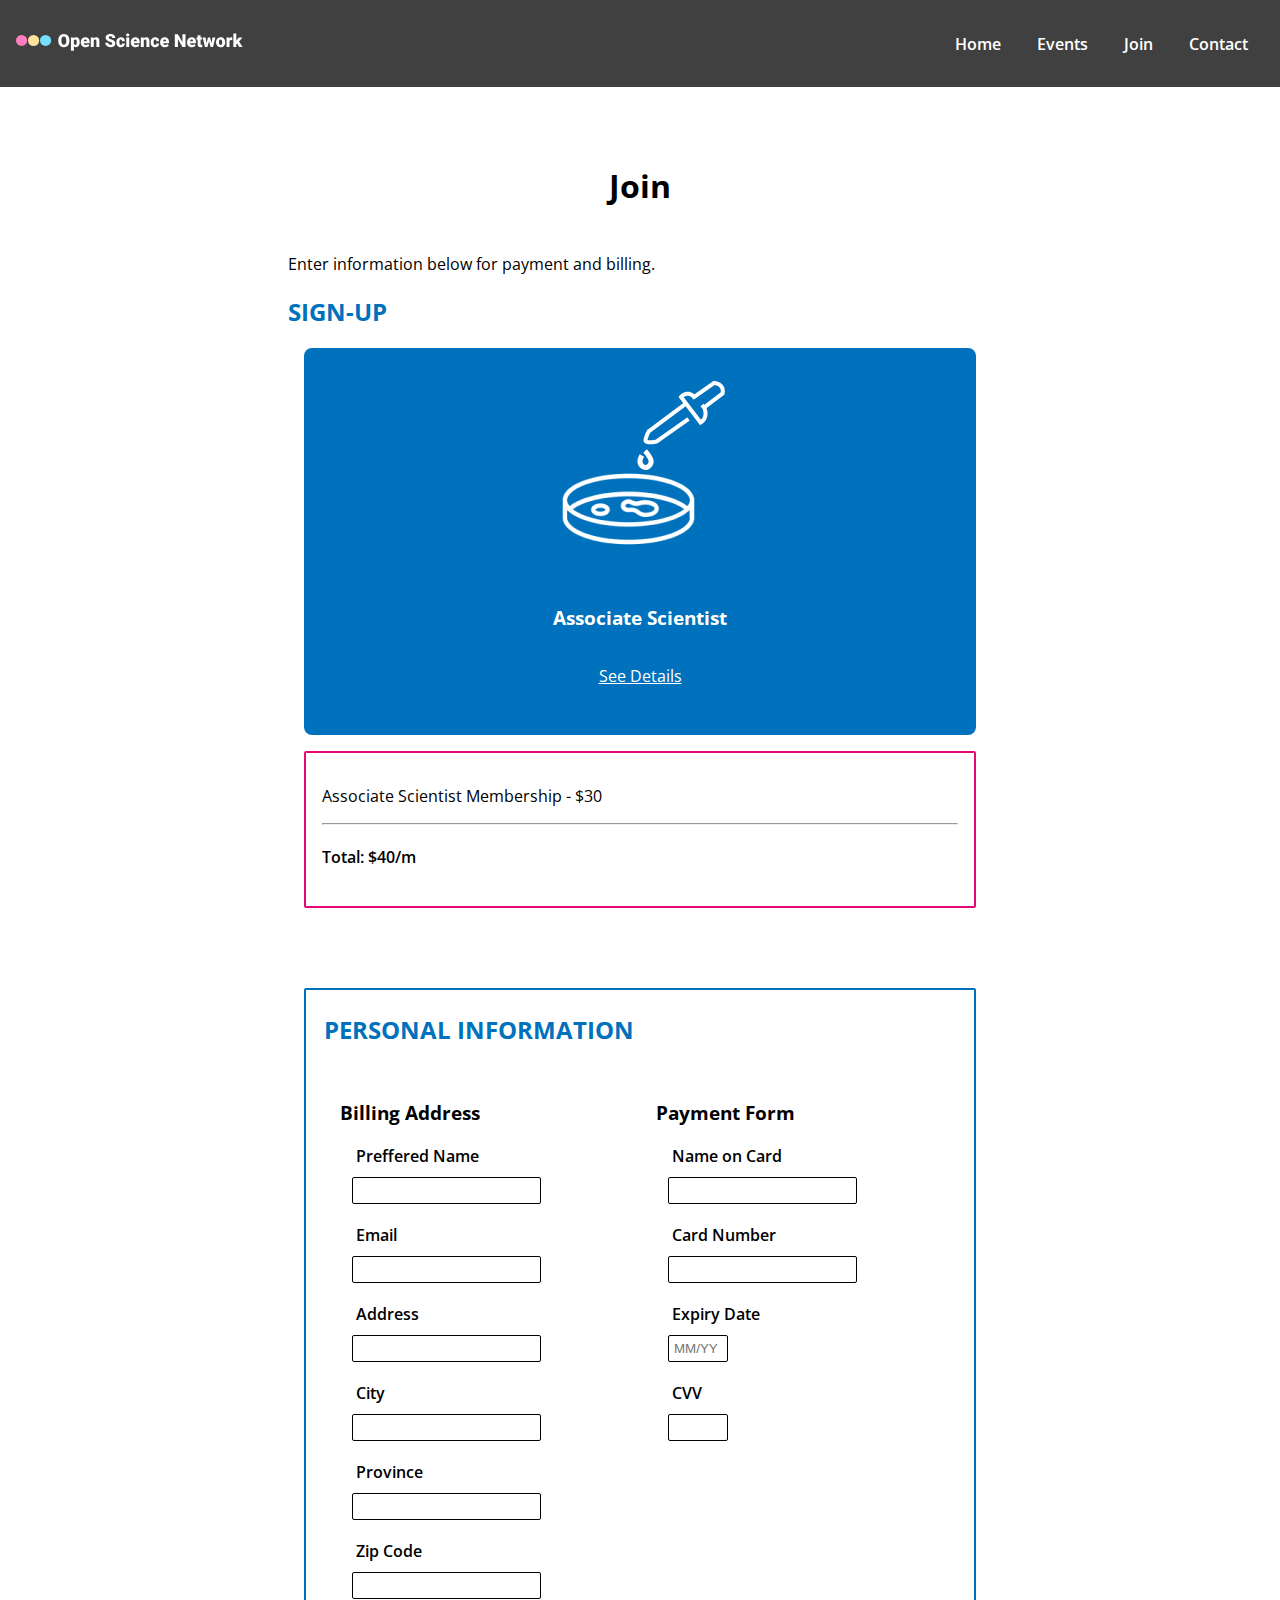
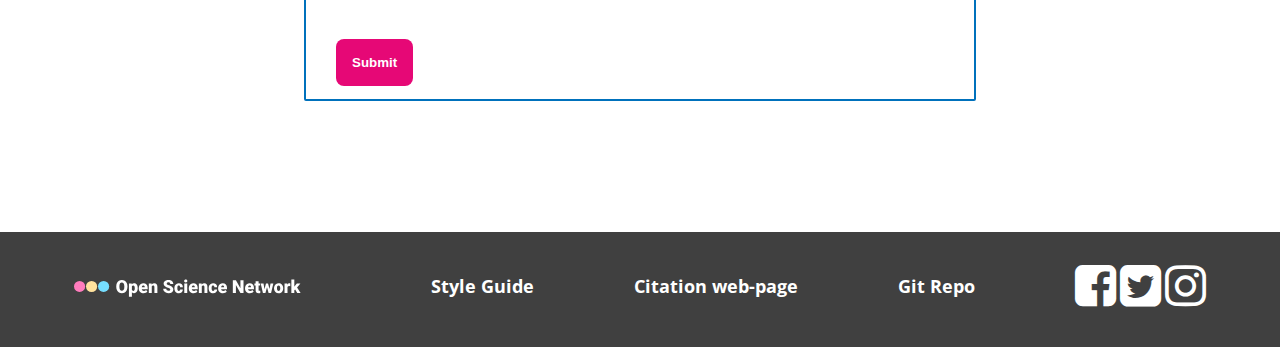
<file: A2 - Website/checkout-page.html>
<!DOCTYPE html>
<html lang="en">

  <head>
    <meta charset="utf-8">
    <meta name="viewport" content="width=device-width, initial-scale=1.0">
    <title>Checkout</title>
    <link href="css/main.css" rel="stylesheet">
    <link href="css/checkout-style.css" rel="stylesheet" >
    <link rel="stylesheet" href="https://maxcdn.bootstrapcdn.com/font-awesome/4.7.0/css/font-awesome.min.css">
    <link href="https://fonts.googleapis.com/css?family=Open+Sans:400,400i,600,600i,700,700i&display=swap" rel="stylesheet">
  </head>

  <body>
    <header>
      <nav class="nav-main">
        <a href="about.html" class="logo"><img src="img/logo.svg" alt="logo"></a>
        <div class="nav-links" id="navMain">
          <a href="javascript:void(0);" class="menu" onclick="myFunction()">
            <p>MENU</p>
          </a>
          <a href="about.html">Home</a>
          <a href="events.html">Events</a>
          <a href="listing-page.html">Join</a>
          <a href="contact.html">Contact</a>
        </div>
      </nav>
    </header>

    <div class="wrap">
      <h1>Join</h1>
      <p>Enter information below for payment and billing.</p>

      <div class="checkout">
        <h2>Sign-up</h2>
        <div class="membership">
          <img src="img/dishicon.png" alt="dishicon">
          <h3>Associate Scientist</h3>
          <a href="">See Details</a>
        </div>
        <div class="total">
          <p>Associate Scientist Membership - $30</p>
          <hr/>
          <h4>Total: $40/m</h4>
        </div>
      </div>

      <div class="row">
        <div class="column-75">
          <div class="checkout-container">
            <h2 class="title">Personal Information</h2>
            <form action="/action_page.php">

              <div class="row">
                <div class="column-50">
                  <h3>Billing Address</h3>
                  <label for="prefname">Preffered Name</label>
                  <input type="text" class="input-text" id="prefname" name="prefferedname">

                  <label for="cnum">Email</label>
                  <input type="text" class="input-text" id="email" name="email">

                  <label for="addr">Address</label>
                  <input type="text" class="input-text" id="addr" name="address">

                  <label for="city">City</label>
                  <input type="text" class="input-text" id="city" name="city">

                  <label for="prov">Province</label>
                  <input type="text" class="input-text" id="prov" name="province">

                  <label for="zip">Zip Code</label>
                  <input type="text" class="input-text" id="zip" name="zipcode">

                </div>

                <div class="column-50">
                  <h3>Payment Form</h3>
                  <label for="cname">Name on Card</label>
                  <input type="text" class="input-text" id="cname" name="cardname">

                  <label for="cnum">Card Number</label>
                  <input type="text" class="input-text" id="cnum" name="cardnumber">

                  <label for="expdate">Expiry Date</label>
                  <input type="text" class="input-text-small" id="expdate" name="expirydate" placeholder="MM/YY">

                  <label for="cvv">CVV</label>
                  <input type="text" class="input-text-small" id="cvv" name="cvv">

                </div>
              </div>

              <input type="submit" value="Submit" class="button-nav">

            </form>
          </div>
        </div>
      </div>
    </div>

    <footer>
      <div class="footer-container">
        <div class="footer-item">
          <div class="footer-img">
            <a href="about.html"><img src="img/logo.svg" alt="logo"></a>
          </div>
        </div>
        <div class="footer-item">
          <h1><a href="Style-Guide.html">Style Guide</a></h1>
        </div>
        <div class="footer-item">
          <h1><a href="Citations-Page.html">Citation web-page</a></h1>
        </div>
        <div class="footer-item">
          <h1><a href="https://github.com/Ash-247/IAT339_A2/tree/master/A2%20-%20Website">Git Repo</a></h1>
        </div>
        <div class="footer-item">
          <a target="_blank" href="#"><i class="fa fa-3x fa-facebook-square"></i></a>
          <a target="_blank" href="#"><i class="fa fa-3x fa-twitter-square"></i></a>
          <a target="_blank" href="#"><i class="fa fa-3x fa-instagram"></i></a>
        </div>
      </div>
    </footer>

    <script src="js/nav.js"></script>

  </body>
</html>
</file>
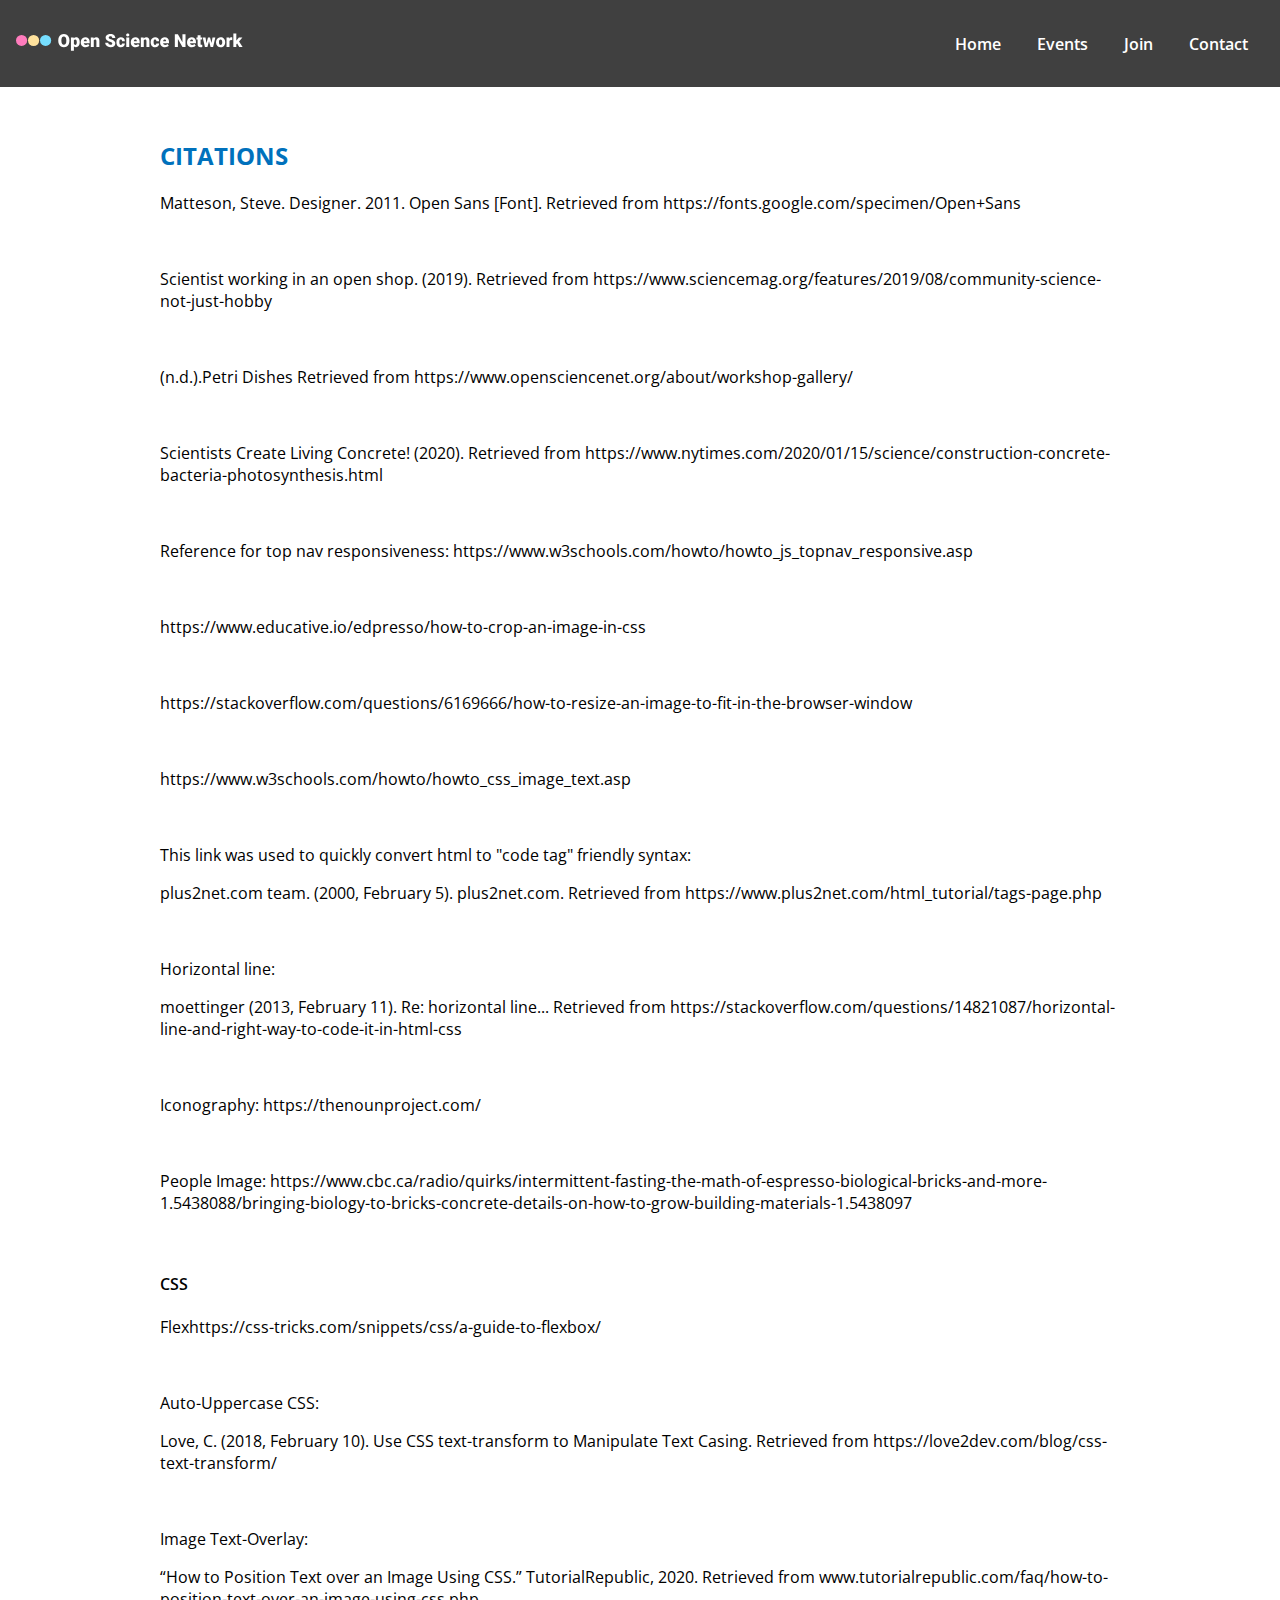
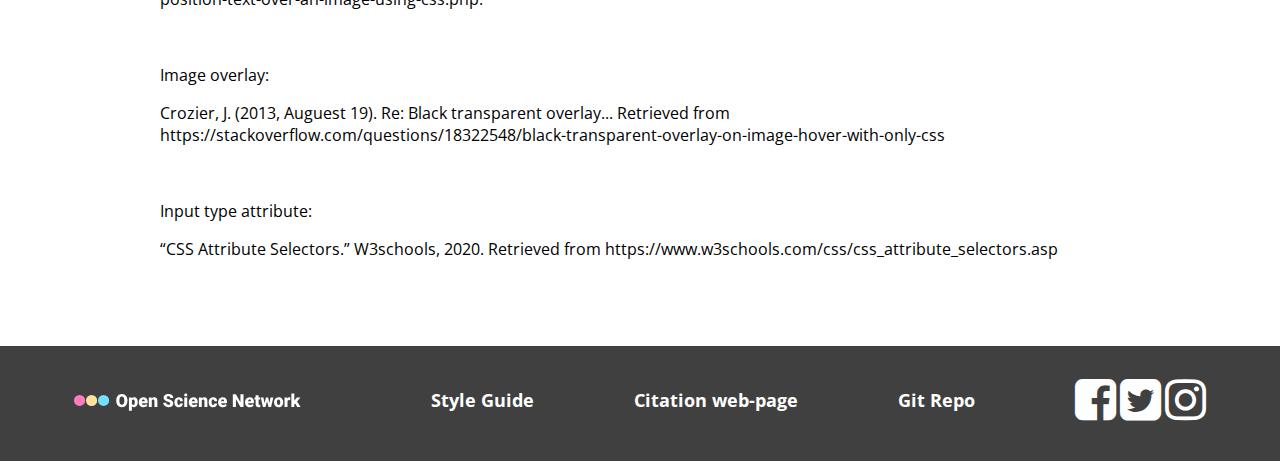
<file: A2 - Website/Citations-Page.html>
<!DOCTYPE html>
<html lang="en">

  <head>
    <meta charset="utf-8">
    <meta name="viewport" content="width=device-width, initial-scale=1.0">
    <title>Open Science Network</title>
    <link href="css/main.css" rel="stylesheet">
    <link href="css/checkout-style.css" rel="stylesheet" >
    <link rel="stylesheet" href="https://maxcdn.bootstrapcdn.com/font-awesome/4.7.0/css/font-awesome.min.css">
    <link href="https://fonts.googleapis.com/css?family=Open+Sans:400,400i,600,600i,700,700i&display=swap" rel="stylesheet">
  </head>

  <body>
    <header>
      <nav class="nav-main">
        <a href="about.html" class="logo"><img src="img/logo.svg" alt="logo"></a>
        <div class="nav-links" id="navMain">
          <a href="javascript:void(0);" class="menu" onclick="myFunction()">
            <p>MENU</p>
          </a>
          <a href="about.html">Home</a>
          <a href="events.html">Events</a>
          <a href="listing-page.html">Join</a>
          <a href="contact.html">Contact</a>
          <!-- <a href="citations.html">Citations</a> -->
        </div>
      </nav>
   </header>
      <div class="wrap-citations">
        <h2>Citations</h2>
        <p>Matteson, Steve. Designer. 2011. Open Sans [Font]. Retrieved from https://fonts.google.com/specimen/Open+Sans</p>
        <br>
        <p>Scientist working in an open shop. (2019). Retrieved from https://www.sciencemag.org/features/2019/08/community-science-not-just-hobby</p>
        <br>
        <p>(n.d.).Petri Dishes Retrieved from https://www.opensciencenet.org/about/workshop-gallery/</p>
        <br>
        <p>Scientists Create Living Concrete! (2020). Retrieved from https://www.nytimes.com/2020/01/15/science/construction-concrete-bacteria-photosynthesis.html</p>
        <br>
        <p>Reference for top nav responsiveness: https://www.w3schools.com/howto/howto_js_topnav_responsive.asp</p>
        <br>
        <p>https://www.educative.io/edpresso/how-to-crop-an-image-in-css</p>
        <br>
        <p>https://stackoverflow.com/questions/6169666/how-to-resize-an-image-to-fit-in-the-browser-window</p>
        <br>
        <p>https://www.w3schools.com/howto/howto_css_image_text.asp</p>



        <br>

        <p>This link was used to quickly convert html to "code tag" friendly syntax:</p>
        <p>plus2net.com team. (2000, February 5). plus2net.com. Retrieved from https://www.plus2net.com/html_tutorial/tags-page.php</p><br>

        <p>Horizontal line:</p>
        <p>moettinger (2013, February 11). Re: horizontal line... Retrieved from https://stackoverflow.com/questions/14821087/horizontal-line-and-right-way-to-code-it-in-html-css</p><br>

        <p>Iconography: https://thenounproject.com/</p><br>

        <p>People Image: https://www.cbc.ca/radio/quirks/intermittent-fasting-the-math-of-espresso-biological-bricks-and-more-1.5438088/bringing-biology-to-bricks-concrete-details-on-how-to-grow-building-materials-1.5438097</p><br>

        <h4>CSS</h4>
        <p>Flexhttps://css-tricks.com/snippets/css/a-guide-to-flexbox/</p><br>

        <p>Auto-Uppercase CSS:</p>
        <p>Love, C. (2018, February 10). Use CSS text-transform to Manipulate Text Casing. Retrieved from https://love2dev.com/blog/css-text-transform/</p><br>

        <p>Image Text-Overlay:</p>
        <p>“How to Position Text over an Image Using CSS.” TutorialRepublic, 2020. Retrieved from www.tutorialrepublic.com/faq/how-to-position-text-over-an-image-using-css.php.</p><br>

        <p>Image overlay:</p>
        <p>Crozier, J. (2013, Auguest 19). Re: Black transparent overlay...  Retrieved from https://stackoverflow.com/questions/18322548/black-transparent-overlay-on-image-hover-with-only-css</p><br>

        <p>Input type attribute:</p>
        <p>“CSS Attribute Selectors.” W3schools, 2020. Retrieved from https://www.w3schools.com/css/css_attribute_selectors.asp</p><br>
      </div>

    <footer>
      <div class="footer-container">
        <div class="footer-item">
          <div class="footer-img">
            <a href="about.html"><img src="img/logo.svg" alt="logo"></a>
          </div>
        </div>
        <div class="footer-item">
          <h1><a href="Style-Guide.html">Style Guide</a></h1>
        </div>
        <div class="footer-item">
          <h1><a href="Citations-Page.html">Citation web-page</a></h1>
        </div>
        <div class="footer-item">
          <h1><a href="https://github.com/Ash-247/IAT339_A2/tree/master/A2%20-%20Website">Git Repo</a></h1>
        </div>
        <div class="footer-item">
          <a target="_blank" href="#"><i class="fa fa-3x fa-facebook-square"></i></a>
          <a target="_blank" href="#"><i class="fa fa-3x fa-twitter-square"></i></a>
          <a target="_blank" href="#"><i class="fa fa-3x fa-instagram"></i></a>
        </div>
      </div>
    </footer>

      <script src="js/nav.js"></script>

  </body>
</html>
</file>
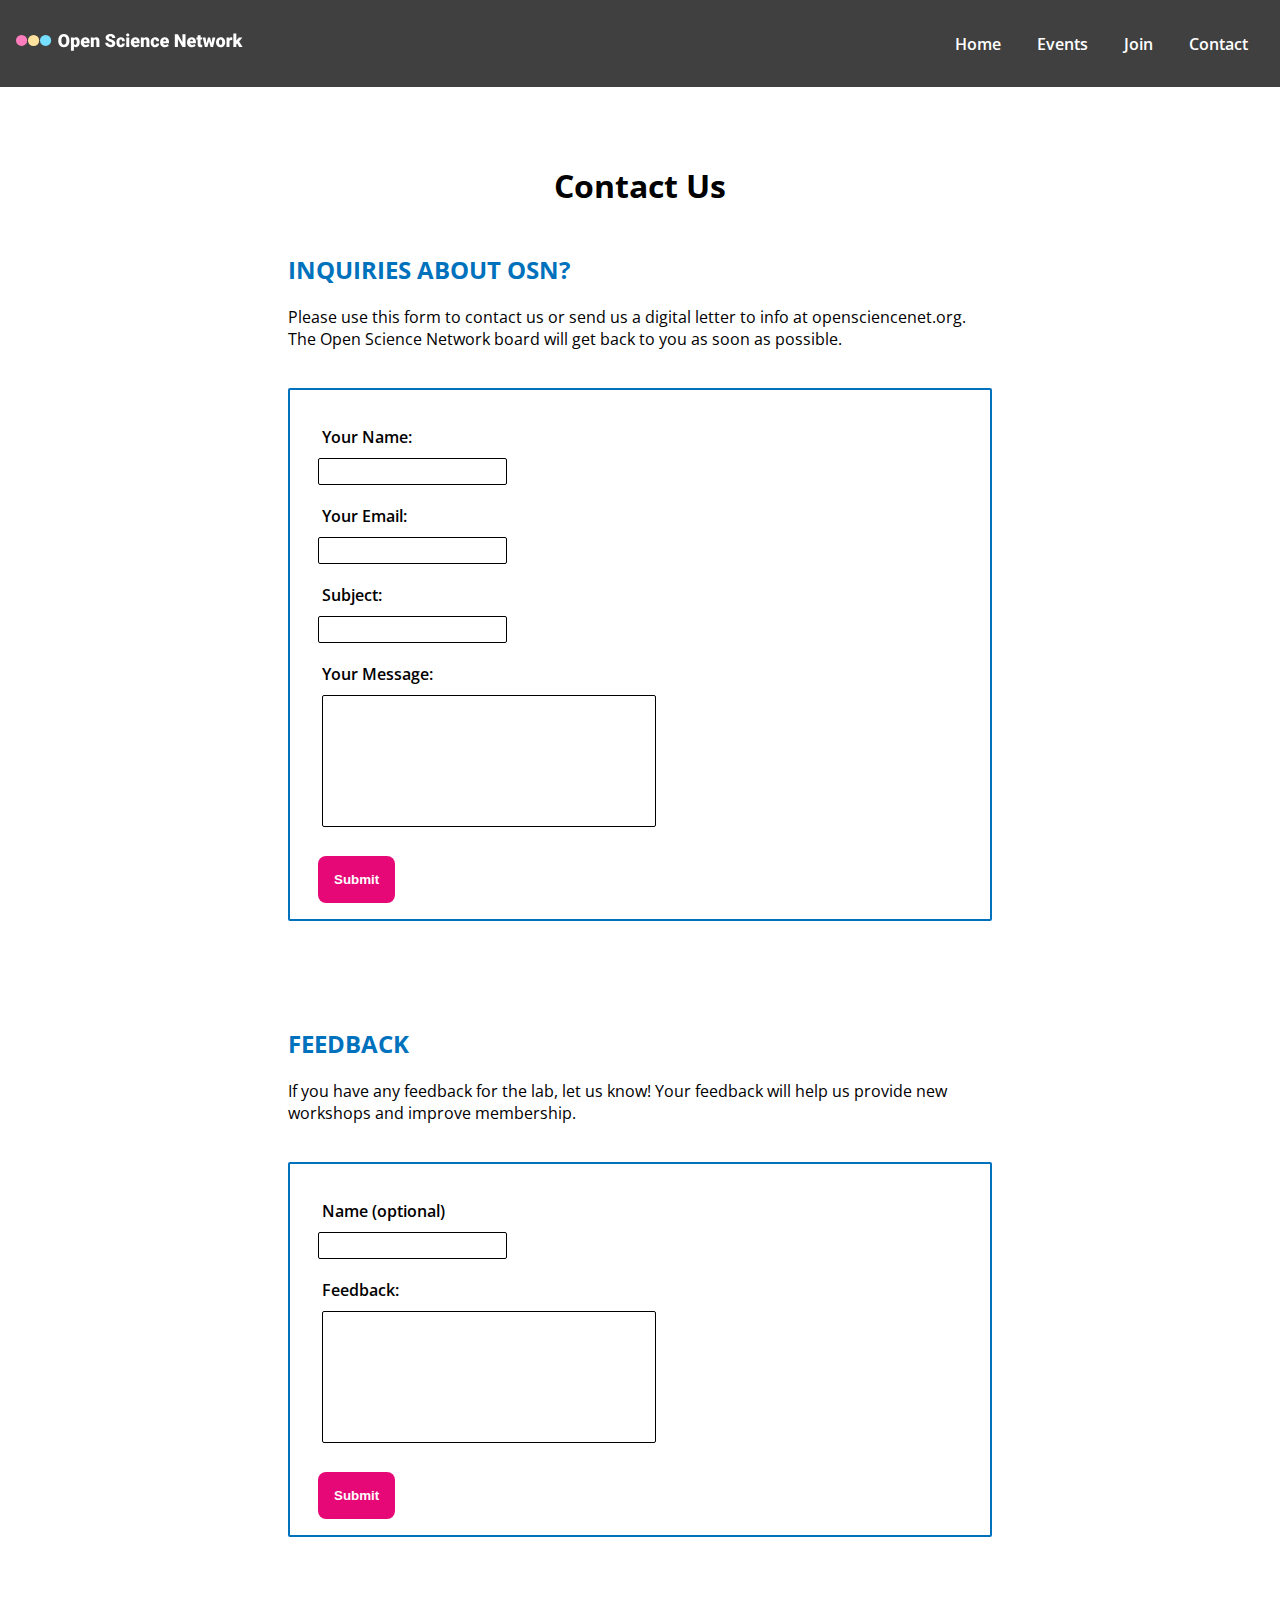
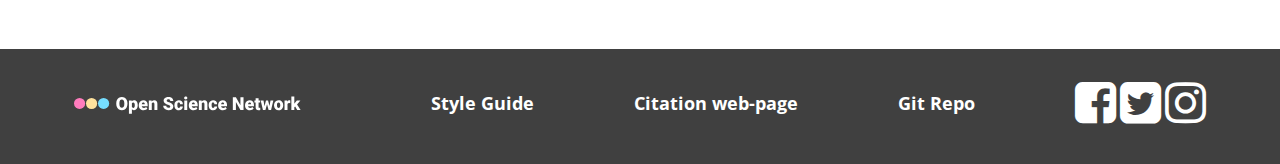
<file: A2 - Website/contact.html>
<!DOCTYPE html>
<html lang="en">

  <head>
    <meta charset="utf-8">
    <meta name="viewport" content="width=device-width, initial-scale=1.0">
    <title>Contact</title>
    <link href="css/main.css" rel="stylesheet">
    <link href="css/checkout-style.css" rel="stylesheet" >
    <link rel="stylesheet" href="https://maxcdn.bootstrapcdn.com/font-awesome/4.7.0/css/font-awesome.min.css">
    <link href="https://fonts.googleapis.com/css?family=Open+Sans:400,400i,600,600i,700,700i&display=swap" rel="stylesheet">
  </head>

  <body>
    <header>
      <nav class="nav-main">
        <a href="about.html" class="logo"><img src="img/logo.svg" alt="logo"></a>
        <div class="nav-links" id="navMain">
          <a href="javascript:void(0);" class="menu" onclick="myFunction()">
            <p>MENU</p>
          </a>
          <a href="about.html">Home</a>
          <a href="events.html">Events</a>
          <a href="listing-page.html">Join</a>
          <a href="contact.html">Contact</a>
        </div>
      </nav>
    </header>

    <div class="wrap">
      <h1>Contact Us</h1>
      <h2>Inquiries about OSN?</h2>
      <p>Please use this form to contact us or send us a digital letter to info at opensciencenet.org. The Open Science Network board will get back to you as soon as possible.</p><br>
      <div class="form">
        <label>Your Name:</label> <input type="text" class="input-textarea">
        <label>Your Email:</label> <input type="text" class="input-textarea"><br>
        <label>Subject:</label> <input type="text" class="input-textarea"><br>
        <label>Your Message:</label>
        <textarea name="message" rows="8" cols="100" class="input-textarea"></textarea>
        <br>
        <input type="submit" class="button-nav">
      </div><br>
      <h2>Feedback</h2>
      <p>If you have any feedback for the lab, let us know! Your feedback will help us provide new workshops and improve membership.</p><br>
      <div class="form">
        <label>Name (optional)</label> <input type="text" class="input-textarea">
        <label>Feedback:</label>
        <textarea name="feedback" rows="8" cols="100" class="input-textarea"></textarea>
        <br>
        <input type="submit" class="button-nav">
      </div>
    </div>

    <footer>
      <div class="footer-container">
        <div class="footer-item">
          <div class="footer-img">
            <a href="about.html"><img src="img/logo.svg" alt="logo"></a>
          </div>
        </div>
        <div class="footer-item">
          <h1><a href="Style-Guide.html">Style Guide</a></h1>
        </div>
        <div class="footer-item">
          <h1><a href="Citations-Page.html">Citation web-page</a></h1>
        </div>
        <div class="footer-item">
          <h1><a href="https://github.com/Ash-247/IAT339_A2/tree/master/A2%20-%20Website">Git Repo</a></h1>
        </div>
        <div class="footer-item">
          <a target="_blank" href="#"><i class="fa fa-3x fa-facebook-square"></i></a>
          <a target="_blank" href="#"><i class="fa fa-3x fa-twitter-square"></i></a>
          <a target="_blank" href="#"><i class="fa fa-3x fa-instagram"></i></a>
        </div>
      </div>
    </footer>

    <script src="js/nav.js"></script>

  </body>
</html>
</file>
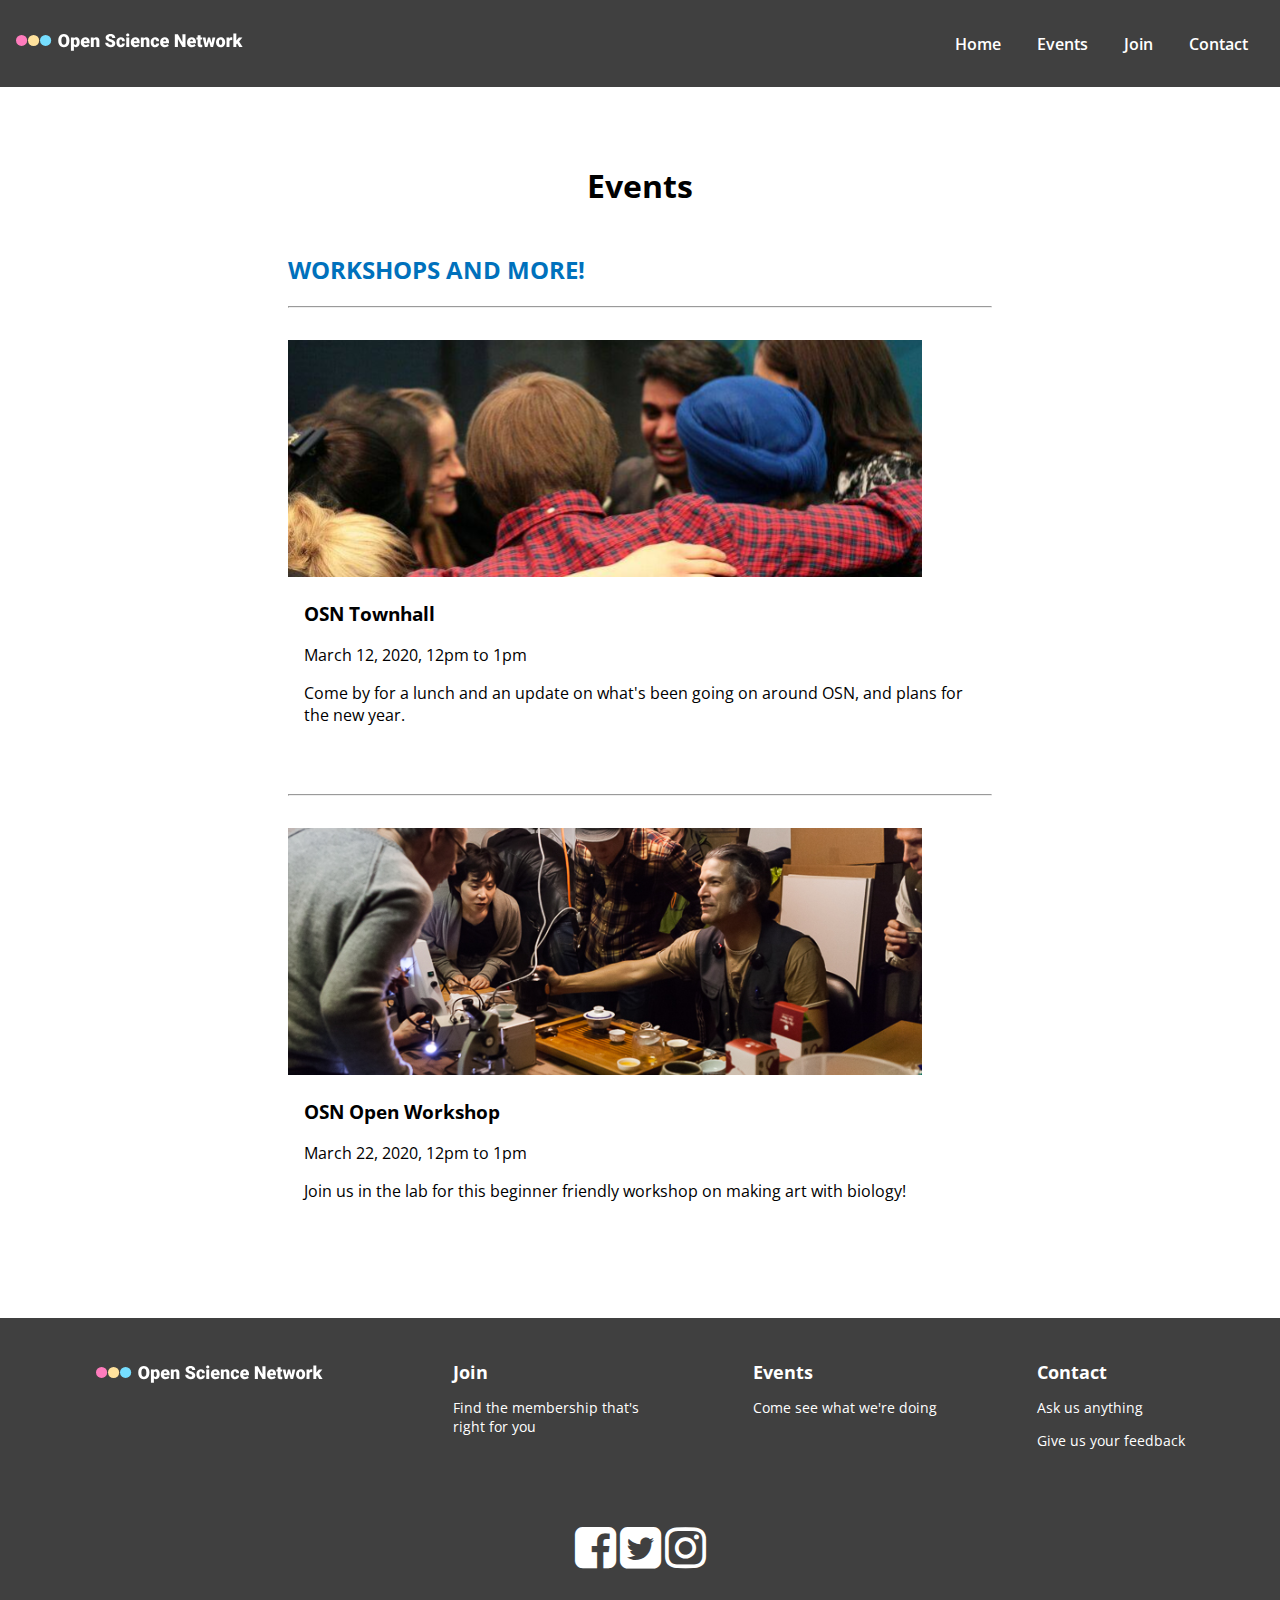
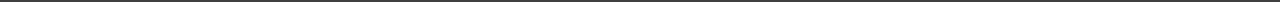
<file: A2 - Website/events.html>
<!DOCTYPE html>
<html lang="en">

  <head>
    <meta charset="utf-8">
    <meta name="viewport" content="width=device-width, initial-scale=1.0">
    <title>Events</title>
    <link href="css/main.css" rel="stylesheet">
    <link href="css/checkout-style.css" rel="stylesheet" >
    <link rel="stylesheet" href="https://maxcdn.bootstrapcdn.com/font-awesome/4.7.0/css/font-awesome.min.css">
    <link href="https://fonts.googleapis.com/css?family=Open+Sans:400,400i,600,600i,700,700i&display=swap" rel="stylesheet">
  </head>

  <body>
    <header>
      <nav class="nav-main">
        <a href="about.html" class="logo"><img src="img/logo.svg" alt="logo"></a>
        <div class="nav-links" id="navMain">
          <a href="javascript:void(0);" class="menu" onclick="myFunction()">
            <p>MENU</p>
          </a>
          <a href="about.html">Home</a>
          <a href="events.html">Events</a>
          <a href="listing-page.html">Join</a>
          <a href="contact.html">Contact</a>
        </div>
      </nav>
    </header>

    <div class="wrap">
      <h1>Events</h1>
      <h2>Workshops and more!</h2>
      <hr>
      <div class="details-container" id="friend">
        <div class="details-image">
          <img src="img/students.svg" alt="Community" id="details-img1">
        </div>
        <div class="details-content">
          <h3>OSN Townhall</h3>
          <p>March 12, 2020, 12pm to 1pm</p>
          <p>Come by for a lunch and an update on what's been going on around OSN, and plans for the new year.</p>
        </div>
      </div><hr>

      <div class="details-container" id="friend2">
        <div class="details-image">
          <img src="img/corp+entrepeneurs.svg" alt="Community" id="details-img2">
        </div>
        <div class="details-content">
          <h3>OSN Open Workshop</h3>
          <p>March 22, 2020, 12pm to 1pm</p>
          <p>Join us in the lab for this beginner friendly workshop on making art with biology!</p>
        </div>
      </div>
    </div>

    <footer>
      <div class="footer-container">
        <div class="footer-item">
          <div class="footer-img">
            <a href="about.html"><img src="img/logo.svg" alt="logo"></a>
          </div>
        </div>
        <div class="footer-item">
          <h1>Join</h1>
          <p><a href="listing-page.html">Find the membership that's right for you</a></p>
        </div>
        <div class="footer-item">
          <h1>Events</h1>
          <p><a href="events.html">Come see what we're doing</a></p>
        </div>
        <div class="footer-item">
          <h1>Contact</h1>
          <p><a href="contact.html">Ask us anything</a></p>
          <p><a href="contact.html">Give us your feedback</a></p>
        </div>
        <div class="footer-item">
          <a target="_blank" href="#"><i class="fa fa-3x fa-facebook-square"></i></a>
          <a target="_blank" href="#"><i class="fa fa-3x fa-twitter-square"></i></a>
          <a target="_blank" href="#"><i class="fa fa-3x fa-instagram"></i></a>
        </div>
      </div>
    </footer>

    <script src="js/nav.js"></script>

  </body>
  </html>
</file>
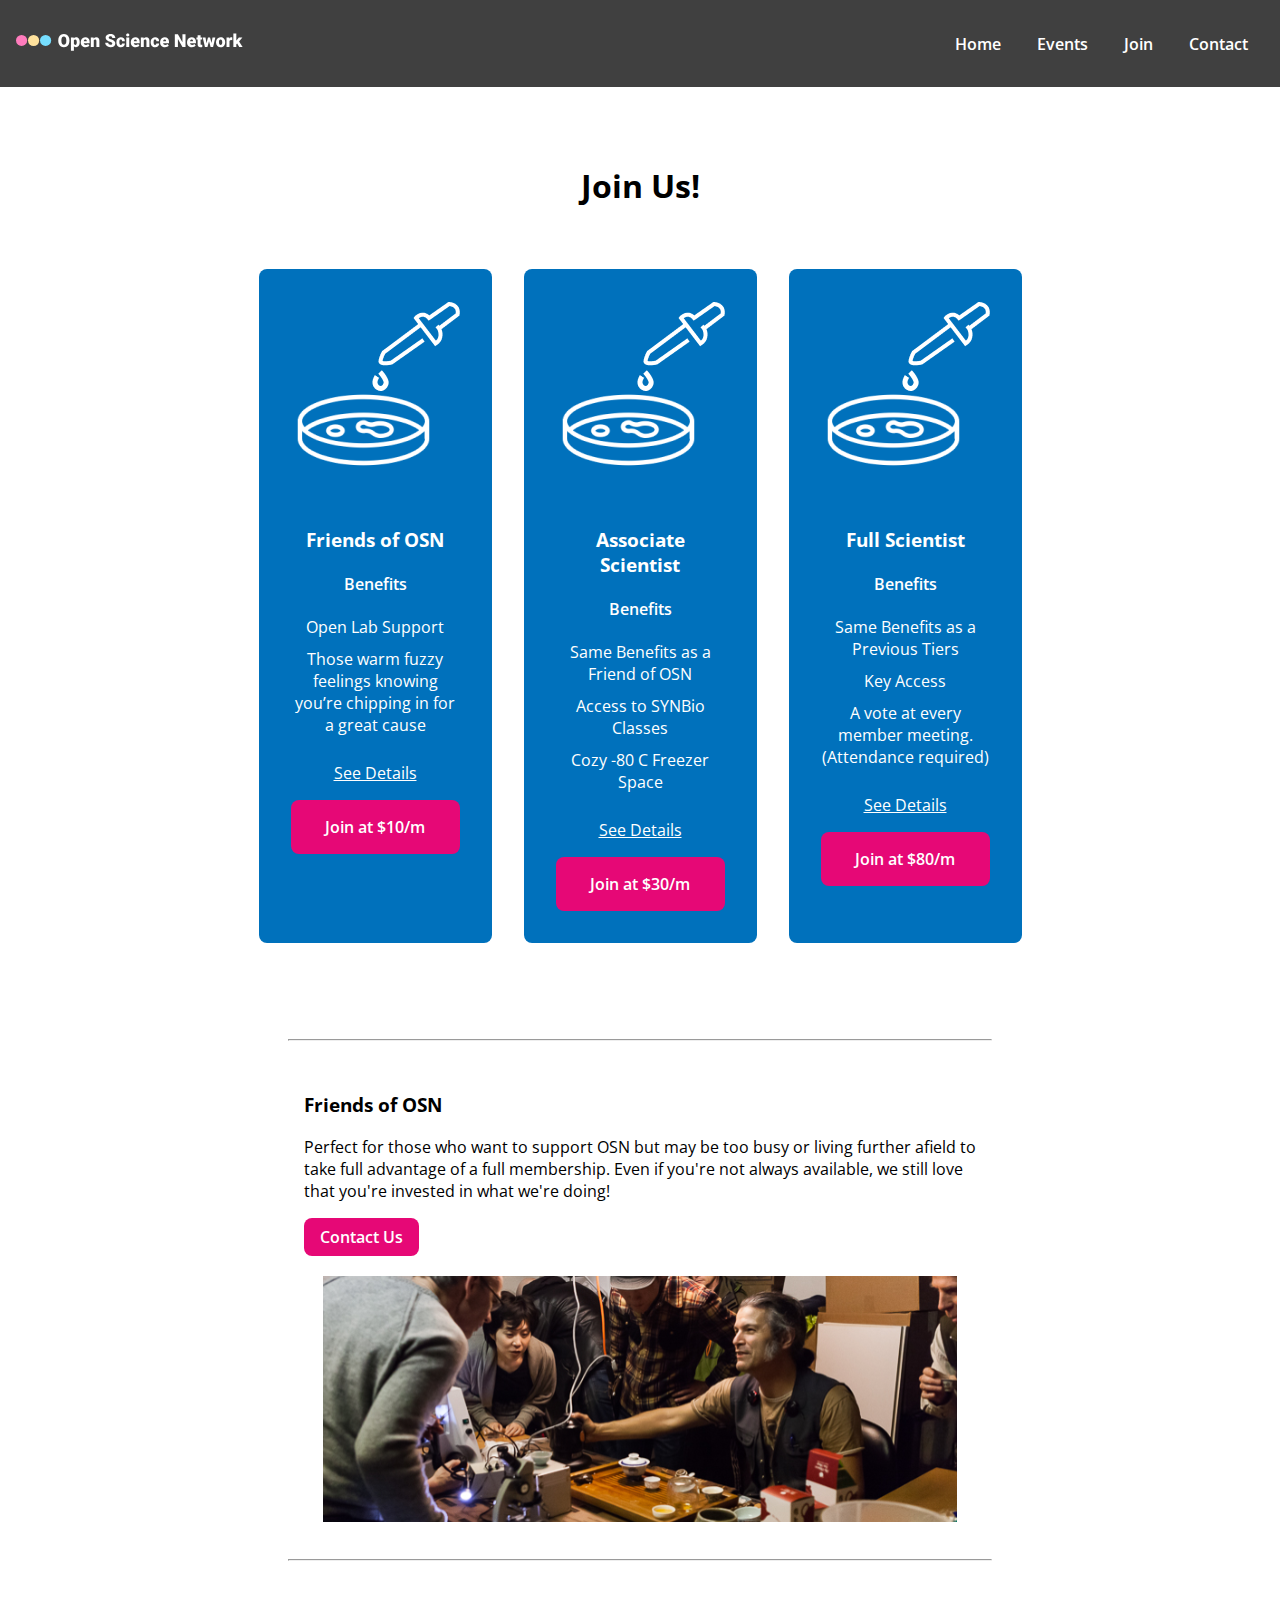
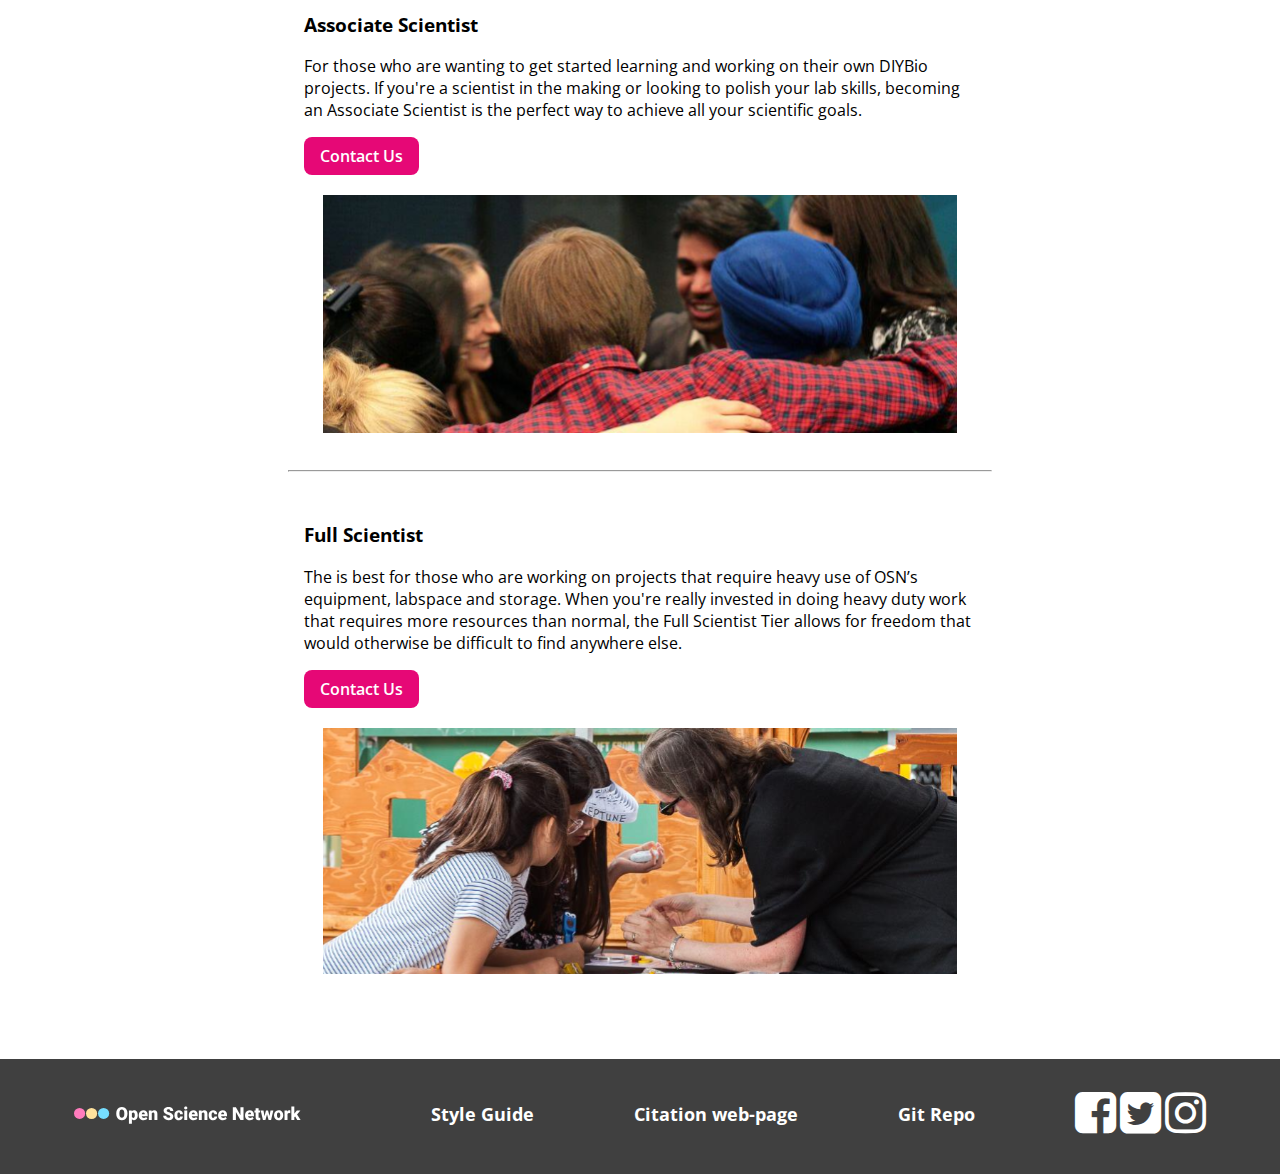
<file: A2 - Website/listing-page.html>
<!DOCTYPE html>
<html lang="en">

  <head>
    <meta charset="utf-8">
    <meta name="viewport" content="width=device-width, initial-scale=1.0">
    <title>Join</title>
    <link href="css/main.css" rel="stylesheet">
    <link rel="stylesheet" href="https://maxcdn.bootstrapcdn.com/font-awesome/4.7.0/css/font-awesome.min.css">
    <link href="https://fonts.googleapis.com/css?family=Open+Sans:400,400i,600,600i,700,700i&display=swap" rel="stylesheet">
  </head>

  <body>
    <header>
      <nav class="nav-main">
        <a href="about.html" class="logo"><img src="img/logo.svg" alt="logo"></a>
        <div class="nav-links" id="navMain">
          <a href="javascript:void(0);" class="menu" onclick="myFunction()">
            <p>MENU</p>
          </a>
          <a href="about.html">Home</a>
          <a href="events.html">Events</a>
          <a href="listing-page.html">Join</a>
          <a href="contact.html">Contact</a>
        </div>
      </nav>
    </header>

    <div class="center">
      <div class="wrap">
        <h1>Join Us!</h1>
        <section class="listing_container">
          <div class="membership">
            <img src="img/dishicon.png" alt="dishicon">
            <h3>Friends of OSN</h3>
            <h4>Benefits</h4>
            <ol>
              <li>Open Lab Support</li>
              <li>Those warm fuzzy feelings knowing you’re chipping in for a great cause</li>
              <!-- <li>item</li> -->
            </ol>
            <a href="#friend">See Details</a>
            <a class="button-nav" href="checkout-page.html" id="lisiting_button">Join at $10/m</a>
          </div>
          <div class="membership">
            <img src="img/dishicon.png" alt="dishicon">
            <h3>Associate Scientist</h3>
            <h4>Benefits</h4>
            <ol>
              <li>Same Benefits as a Friend of OSN</li>
              <li>Access to SYNBio Classes</li>
              <li>Cozy -80 C Freezer Space</li>
            </ol>
            <a href="#assc-scientist">See Details</a>
            <a class="button-nav" href="checkout-page.html">Join at $30/m</a>
          </div>
          <div class="membership">
            <img src="img/dishicon.png" alt="dishicon">
            <h3>Full Scientist</h3>
            <h4>Benefits</h4>
            <ol>
              <li>Same Benefits as a Previous Tiers</li>
              <li>Key Access</li>
              <li>A vote at every member meeting. (Attendance required)</li>
            </ol>
            <a href="#full-scientist">See Details</a>
            <a class="button-nav" href="checkout-page.html">Join at $80/m</a>
          </div>
        </section>

        <section>
          <hr>
          <div class="details-container" id="friend">
            <div class="details-content">
              <h3>Friends of OSN</h3>
              <p>Perfect for those who want to support OSN but may be too busy or living further
                 afield to take full advantage of a full membership. Even if you're not always available,
                 we still love that you're invested in what we're doing!</p>
              <a href="#contact" class="button-nav">Contact Us</a>
            </div>
            <div class="details-image">
              <img src="img/corp+entrepeneurs.svg" alt="Corporate & Entrepenuers" id="details-img1">
            </div>
          </div>

          <hr>
          <div class="details-container" id="assc-scientist">
            <div class="details-content">
              <h3>Associate Scientist</h3>
              <p>For those who are wanting to get started learning and working on their own DIYBio projects.
                 If you're a scientist in the making or looking to polish your lab skills, becoming an Associate
                 Scientist is the perfect way to achieve all your scientific goals.</p>
              <a href="#contact" class="button-nav">Contact Us</a>
            </div>
            <div class="details-image">
              <img src="img/students.svg" alt="Corporate & Entrepenuers" id="details-img2">
            </div>
          </div>

          <hr>
          <div class="details-container" id="full-scientist">
            <div class="details-content">
              <h3>Full Scientist</h3>
              <p>The is best for those who are working on projects that require heavy use of OSN’s equipment, labspace and storage.
                 When you're really invested in doing heavy duty work that requires more resources than normal, the Full Scientist
                 Tier allows for freedom that would otherwise be difficult to find anywhere else.</p>
              <a href="#contact" class="button-nav">Contact Us</a>
            </div>
            <div class="details-image">
              <img src="img/volunteers.svg" alt="Corporate & Entrepenuers" id="details-img3">
            </div>
          </div>
        </div>
      </div>
    </section>

    <footer>
      <div class="footer-container">
        <div class="footer-item">
          <div class="footer-img">
            <a href="about.html"><img src="img/logo.svg" alt="logo"></a>
          </div>
        </div>
        <div class="footer-item">
          <h1><a href="Style-Guide.html">Style Guide</a></h1>
        </div>
        <div class="footer-item">
          <h1><a href="Citations-Page.html">Citation web-page</a></h1>
        </div>
        <div class="footer-item">
          <h1><a href="https://github.com/Ash-247/IAT339_A2/tree/master/A2%20-%20Website">Git Repo</a></h1>
        </div>
        <div class="footer-item">
          <a target="_blank" href="#"><i class="fa fa-3x fa-facebook-square"></i></a>
          <a target="_blank" href="#"><i class="fa fa-3x fa-twitter-square"></i></a>
          <a target="_blank" href="#"><i class="fa fa-3x fa-instagram"></i></a>
        </div>
      </div>
    </footer>

    <script src="js/nav.js"></script>

  </body>
</html>
</file>
<file: P01 - Process/css/main.css>
/*
  STYLE GUIDE STYLING
  Default styling for the style guide
*/

body {
  font-family: "Source Sans Pro", Verdana, sans-serif;
  padding: 2rem;
}

section {
  padding-top: 50px;
  padding-bottom: 50px;
}

label {
  margin: 10px;
  display: block;
}

a {
  font-family: "Montserrat", sans-serif;
}

nav ul {
  display: inline-block;
  list-style-type: none;
  margin:30px;
  padding: 0;
  overflow: hidden;
  background-color: #3F6844;
  border-radius: 14px;
}

nav li {
  float: left;
}

nav li a {
  font-family: 'Montserrat', sans-serif;
  font-weight: 300;
  font-size: 1.5rem;
  display:block;
  color: #FAF1CF;
  text-align: center;
  padding: 20px;
  text-decoration: none;
}

nav li a:hover {
  background-color: #5DAA68;
  color: white;
}

nav li a:active {
  color: black;
}


h2 {
  font-family: 'Montserrat', sans-serif;
  font-weight: bold;
  font-stretch: extra-expanded;
  font-size: 4rem;
  color: #3F6844;
  margin: 25px 0 25px 0;
}

h3 {
  font-family: "Roboto", sans-serif;
  font-weight: 200;
  color: #5DAA68;
  font-size: 1.5rem;
}

h4 {
  margin: 10px;
  margin-bottom: 20px;
  font-family: "Montserrat", sans-serif;
}


p {
  margin-top: 0;
  max-width: 40rem;
}


code {
  background-color: #EEE;
  padding: 0.5rem;
  display: block;
}

.element {
  padding-bottom: 2rem;
  border-top-width: 0.15rem;
  border-top-style: solid;
  border-top-color: black;
}

.radio_container {
  display: block;
  position: relative;
  margin-bottom: 20px;
  padding-left: 25px;
  cursor: pointer;
  user-select: none;
}

.radio_container input {
  position: absolute;
  opacity: 0;
  cursor: pointer;
}

.radio_button {
  position: absolute;
  top: 0;
  left: 0;
  height: 1rem;
  width: 1rem;
  background-color: #eee;
  border-radius: 50%;
}

.radio_container:hover input ~ .radio_button {
  background-color: #ccc;
}

.radio_container input:checked ~ .radio_button {
  background-color: #5DAA68;
}

.radio_button::after {
  content: "";
  position: absolute;
  display: none;
}

.radio_container .radio_button::after {
  top: 9px;
  left: 9px;
  width: 8px;
  height: 8px;
  border-radius: 50%;
  background: white;
}

@media (max-width: 1100px) {
    .row {
      flex-direction: column-reverse;
    }
    .column_1 {
      margin-bottom: 20px
    }
}

@media (min-width: 1100px) {
  .listing_container {
    display: flex;
    justify-content: space-between;
  }
}

.listing_container {
  margin: 10px auto 10px auto;
}

.listing {
  padding: 20px;
  box-sizing: border-box;
  margin-bottom: 20px;
  flex-basis: 30%;
  align-items: center;
}

.listing_title {
  font-size: 2rem;
  font-family: 'Montserrat', sans-serif;
  font-weight: bold;
  font-stretch: extra-expanded;
  font-size: 2.5rem;
  text-align: center;
  color: #3F6844;
  margin-top: 10px;
}

.listing_subtitle {
  font-family: "Roboto", sans-serif;
  font-weight: 300;
  text-align: center;
  color: #5DAA68;
  font-size: 1rem;
  margin-top: 5px;
  margin-bottom: 20px;
}

.listing_button {
  text-align: center;
}

.intext_link {
  color:#3F6844;
  text-decoration: none;
}
.intext_link:hover {
  color:#3F6844;
  text-decoration: underline;
}

.input_button {
  font-family: 'Montserrat', sans-serif;
  border-radius: 20px;
  border: solid #3F6844;
  display: inline-block;
  padding: 0.5rem;
  color: white;
  background-color: #3F6844;
  text-decoration: none;
  padding: 10px 20px;
  margin: 20px;
  cursor: pointer;
}

.input_button:hover {
  background-color: #609F6A;
}

.input_button:active {
  color: black;
}

.input_text {
  font-family: Verdana;
  border-color: #5DAA68;
  border-radius: 2px;
  padding: 5px;
}

.input_text:focus, .input_text:hover {
  border-radius: 5px;
  background-color: #FAF1CF;
}

.hover_img:hover {
  opacity: 80%;
  transition: 0.2s ease-out;
}

.hover_img:active {
  opacity: 100%;
}

* {
  box-sizing: border-box;
}

.row {
  display: flex;
  flex-wrap: wrap;
  margin: 0;
}

.column_1 {
  flex: 25%
}

.column_2 {
  flex: 50%
}

.column_3 {
  margin-top: 50px;
  flex: 75%
}

.column_1, .column_2, .column_3 {
  padding: 0 16px;
}

.payment_container {
  display: inline-block;
  background-color: lightgrey;
  padding: 5px 20px 15px 20px;
  border: 1px solid #609F6A;
  border-radius: 3px;
}

hr {
  border: 1px solid #609F6A;
}

span.cart {
  float: right;
  color: black;
}
</file>
<file: A1 Style Guide/css/main.css>
/*  STYLE GUIDE STYLING 
   Styling for the style guide */

body {
  font-family: 'Open Sans', Arial, sans-serif;
  padding: 0rem;
  margin: 0rem;
}

.wrap {
  margin: auto;
  width: 50%;
  padding: 1rem;


}

.element {
  padding-bottom: 2rem;
  border-top-width: 0.15rem;
  border-top-style: solid;
  border-top-color: black;
}

nav a:hover, nav a:focus {
  text-decoration: none;
}

section {
  font-weight: normal;
}

h2 {
  text-transform: uppercase;
}

h3 {
  font-style: italic;
}

h4 {
  font-weight: 600;
}

ol {
  display: inline-block;
  padding: 0;
  margin: 0;
}

label {
  margin-left: 1rem;
  font-weight: 600;
}

input {
  margin: 1.5rem 0rem 0rem 0.75rem;
}

Input[type="submit"] {
  padding: 0.5rem;
}

Input[type="reset"] {
  padding: 0.5rem;
}

input:focus {
  border: 2px solid #0071bc;
}

code {
  background-color: #EEE;
  padding: 0.5rem;
  display: block;
}


/* 
  INTERACTIVE ELEMENTS -------------------
*/
.button-nav {
  display: inline-block;
  padding: 0.5rem 1rem;
  border-radius: 8px;
  color: white;
  background-color: #E60876;
  font-weight: 600;
  text-decoration: none;
  transition-property: background-color; 
  transition-duration: 0.2s;
}

.button-nav:hover, .button-nav:focus {
  background-color: #57C9FB;
}


#img-link {
  border-radius: 8px;
  width: 300px;
  height: auto;
}

.img-block {
  position: relative;
  display: inline-block;
  border-radius: 8px;
}

.img-text {
  position: absolute;
  color: white;
  background-color: rgba(0, 0, 0, 0.4);
  margin: 0 auto;
  padding: 5.5rem 0;
  border-radius: 8px;
  top: 0%; 
  text-align: center;
  width: 100%;
  transition-property: background-color; 
  transition-duration: 0.4s;
}

.img-text:hover {
  background-color: rgba(0, 0, 75, 0.2);
}

h3.img-text {
  font-style: normal;
  font-weight: 600;
}


/* 
  TEXT ELEMENTS -------------------
*/
#text h1 {
  font-size: 4em;
  margin: 0.67em 0;
} 

#text h3 {
  font-style: normal;
}

/* 
  COMBINED ELEMENTS -------------------
*/

/*Nav*/
.nav-main {
  display: flex;
  justify-content: space-between;
  align-items: center;
  background-color: #404040;
  padding: 0 1rem;
/*  top: 0;*/
/*  text-align: right;*/
}

.nav-main img {
  order: 1;
}

.nav-links {
  order: 2;
}

.nav-links a {
  display: inline-block;
  font-weight: 600;
  color: #ffffff;
  text-decoration: none;
  padding: 2rem 1rem;
}

.nav-links a:hover{
  background-color: #57C9FB;
}

@media (max-width: 1390px) {
  .nav-main {
    display: block;
    text-align: center;
  }

  .nav-main img {
    padding-top: 1rem;
  }

  .nav-links a {
    padding: 1rem;
  }
}
/**/

.payform {
  display: block;
  margin: 1rem;
  padding: 1rem;
  border: 2px solid #0071bc;
  border-radius: 2px;
}

/*Membership*/
.membership {
  background-color: #0071bc;
  color: white;
  border-radius: 8px;
  padding: 2rem;
  margin: 1rem;
  text-align: center;
  display: inline-block;
/*  width: 20%;*/ 
}

.membership a{
  display: block;
  color: #ffffff;
  padding: 1rem;
}

.membership h3{
  font-style: normal;
}
/**/

#details a {
  font-weight: 400;
  text-decoration: underline;
}

.checkout_container {
  display: flex;
  flex-wrap: wrap;
}

.checkout {
  display: block;
}

.total {
  display: block;
  margin: 1rem;
  padding: 1rem;
  border: 2px solid #E60876;
  border-radius: 2px;
}

@media (min-width: 1100px) {
  .listing_container {
    display: flex;
    justify-content: space-between;
  }
}

/*  BRAND COMPONENTS -------------------*/

/*COLOUR Squares - https://www.w3schools.com/howto/tryit.asp?filename=tryhow_css_shapes_square*/

.block {
  display: inline-block;
  margin: 0 2rem;
  text-align: center;
}

#osn-blue {
  height: 100px;
  width: 100px;
  margin: auto;
  border-radius: 4px;
  background-color: #0071bc;
  /*background-color: #219FD6, 157EAD;*/
}

#osn-lightblue {
  height: 100px;
  width: 100px;
  border-radius: 4px;
  background-color: #57C9FB;
}

#osn-pink {
  height: 100px;
  width: 100px;
  margin: auto;
  border-radius: 4px;
  background-color: #E60876;
}

#osn-dgrey {
  height: 100px;
  width: 100px;
  border-radius: 4px;
  background-color: #404040;
}


/*Auto-Uppercase CSS: https://love2dev.com/blog/css-text-transform/*/
/*Image Text-Overlay: https://www.tutorialrepublic.com/faq/how-to-position-text-over-an-image-using-css.php
https://stackoverflow.com/questions/18322548/black-transparent-overlay-on-image-hover-with-only-css*/
/*Input type attribute" https://www.w3schools.com/css/css_attribute_selectors.asp*/
</file>
<file: A2 - Website/css/main.css>
*, *::after, *::before {
  box-sizing: border-box;
}

body {
  font-family: 'Open Sans', Arial, sans-serif;
  padding: 0rem;
  margin: 0rem;
}

.wrap {
  margin: auto;
  width: 60%;
  padding: 2rem;
}

.center {
  text-align: center;
}

.element {
  padding-bottom: 2rem;
  border-top-width: 0.15rem;
  border-top-style: solid;
  border-top-color: black;
}

nav a:hover, nav a:focus {
  text-decoration: none;
}

section {
  font-weight: normal;
}

h1 {
  font-size: 2rem;
  margin: 0.67em 0;
  padding: 1.5rem;
  text-align: center;
}

h2 {
  text-transform: uppercase;
  text-align: left;
  color: #0071bc;
}

h4 {
  font-weight: 600;
}

ol {
  display: inline-block;
  padding: 0;
  margin: 0;
}

li {
  padding-bottom: 10px;
  list-style-type: none;
  max-width: 200px;
}

label {
  margin-left: 1rem;
  font-weight: 600;
  margin-top: 20px;
  display: block;
}

input {
  margin: 1.5rem 0rem 0rem 0.75rem;
}

input [type=text] {
  width: 100%;
  padding: 12px;
  border: 1px solid red;
  border-radius: 3px;
}
@media (min-width: 980px) {
  .input-text {
    border: 1px solid;
    border-radius: 2px;
    padding: 5px;
    margin-top: 10px;
  }
}
@media (max-width: 980px) {
  .input-text {
    border: 1px solid;
    border-radius: 2px;
    padding: 5px;
    margin-top: 10px;
  }
  .row {
    -ms-flex-direction: column;
    -webkit-flex-direction: column;
    flex-direction: column;
  }
}
@media (min-width: 980px) {
  .input-textarea {
    border: 1px solid;
    border-radius: 2px;
    padding: 5px;
    margin-top: 10px;
    max-width: 50%;
  }
}
@media (max-width: 980px) {
  .input-textarea {
    border: 1px solid;
    border-radius: 2px;
    padding: 5px;
    margin-top: 10px;
    max-width: 75%;
  }
}

input[type="submit"] {
  padding: 1rem;
  cursor: pointer;
  /* margin: 20px; */
  border: none;
}

input[type="reset"] {
  padding: 0.5rem;
}

input:focus {
  border: 2px solid #0071bc;
}

code {
  background-color: #EEE;
  padding: 0.5rem;
  display: block;
}

textarea {
  overflow: auto;
  margin-left: 1rem;
  resize: none;
}

/*
  INTERACTIVE ELEMENTS -------------------
*/
.button-nav {
  display: inline-block;
  padding: 0.5rem 1rem;
  border-radius: 8px;
  color: white;
  background-color: #E60876;
  font-weight: 600;
  text-decoration: none;
  transition-property: background-color;
  transition-duration: 0.2s;
}

.button-nav:hover, .button-nav:focus {
  background-color: #57C9FB;
}

#img-link {
  border-radius: 8px;
  width: 300px;
  height: auto;
}

.img-block {
  position: relative;
  display: inline-block;
  border-radius: 8px;
}

.img-text {
  position: absolute;
  color: white;
  background-color: rgba(0, 0, 0, 0.4);
  margin: 0 auto;
  padding: 5.5rem 0;
  border-radius: 8px;
  top: 0%;
  text-align: center;
  width: 100%;
  transition-property: background-color;
  transition-duration: 0.4s;
}

.img-text:hover {
  background-color: rgba(0, 0, 75, 0.2);
}

h3.img-text {
  font-style: normal;
  font-weight: 600;
}


/*
  TEXT ELEMENTS -------------------
*/
h1.text {
  text-align: left;
}

h3.text {
  font-style: italic;
}

#hero-h {
  font-size: 2.5rem;
  margin: 0.67em 0;
}

#guide-h2 {
  color: black;
}

/*
  COMBINED ELEMENTS -------------------
*/

/*NAV*/
.nav-main {
  display: -webkit-box;      /* OLD - iOS 6-, Safari 3.1-6 */
  display: -moz-box;         /* OLD - Firefox 19- (buggy but mostly works) */
  display: -ms-flexbox;      /* TWEENER - IE 10 */
  display: -webkit-flex;     /* NEW - Chrome */
  display: flex;
  flex-wrap: nowrap;
  justify-content: space-between;
  align-items: center;
  background-color: #404040;
  padding: 1rem;
  overflow: auto;
}

.nav-main .menu {
  display: none;
}

.nav-main .logo {
  order: 0;
}

.nav-links {
  order: 1;
}

.nav-links a {
  padding: 2rem 1rem;
  text-decoration: none;
  color: white;
  font-weight: 600;
  text-align: center;
}

.nav-links a:hover {
  background-color: #57C9FB;
}

@media screen and (max-width: 768px) {
  .nav-main {
    display: block;
    text-align: center;
    padding: 0rem;
  }
  .logo {
    display: block;
    padding: 1rem 1rem 0.5rem 2rem;
  }
  .nav-links a {display: none;}
  .nav-links a.menu {
    float: none;
    display: block;
    padding: 0.5rem;
    background-color: #333333;
  }
  .nav-links.responsive {position: relative;}
  .nav-links.responsive a.menu {
    position: relative;
    right: 0;
    top: 0;
    text-decoration: underline;
  }
  .nav-links.responsive a {
    float: none;
    display: block;
    text-align: center;
  }
}

/*CITATIONS*/
.wrap-citations {
  margin: auto;
  width: 80%;
  padding: 2rem;
}
@media screen and (max-width: 765px) {
  .wrap-citations {
    margin: 10px;

  }
  .wrap-ciations p{
    padding: 5px;
    max-width: 80%;
    overflow: auto;
  }
}

/*FOOTER*/
.footer-container{
  display: -webkit-box;      /* OLD - iOS 6-, Safari 3.1-6 */
  display: -moz-box;         /* OLD - Firefox 19- (buggy but mostly works) */
  display: -ms-flexbox;      /* TWEENER - IE 10 */
  display: -webkit-flex;     /* NEW - Chrome */
  display: flex;
  flex-wrap: wrap;
  justify-content: center;
  background-color: #404040;
  margin-top: 1rem;
}

@media (max-width: 980px) {
  .footer-container{
    text-align: center;
    -ms-flex-direction: column;
    -webkit-flex-direction: column;
    flex-direction: column;
  }
  .footer-item {
    justify-content: center;
    padding: 10px 0px;
  }
}

.footer-item {
  display: block;
  margin: 0 50px;
  height: 100%;
}

@media (min-width: 980px) {
  .footer-item {
    padding: 30px 0px;
  }
}

.footer-item h1 {
  text-align: left;
  padding: 0rem;
  font-family: 'Open Sans';
  font-size: 18px;
  color: white;
}

.footer-item a {
  text-decoration: none;
  color: white;
}

.footer-item a:hover {
  text-decoration: underline;
  color: white;
}

.footer-item p {
  font-size: 14px;
  text-align: left;
  color: white;
  max-width: 200px;
}

.footer-img {
  height: 100%;
  display: block;
  text-align: left;
}


/*--------------------*/



/**/
@media (min-width: 800px) {
  .form {
    display: block;
    margin-bottom: 4rem;
    padding: 1rem;
    border: 2px solid #0071bc;
    border-radius: 2px;
  }
}

@media (max-width: 800px) {
  .form {
    display: block;
    padding: 1rem;
    margin-bottom: 4rem;
    border: 2px solid #0071bc;
    border-radius: 2px;
  }
}



/*Membership*/
.listing_container {
  display: flex;
  justify-content: center;
  margin-bottom: 5rem;
}

.membership {
  background-color: #0071bc;
  color: white;
  border-radius: 8px;
  padding: 2rem;
  margin: 1rem 1rem;
  text-align: center;
/*  width: 60%;*/
}

.membership a{
  display: block;
  color: #ffffff;
  padding: 1rem;
}

.membership h3{
  font-style: normal;
}

/*#lisiting_button {
  position: absolute;
  bottom: 32px;
  padding: 1rem 2.5rem;
}*/
/**/

#details a {
  font-weight: 400;
  text-decoration: underline;
}

.checkout_container {
  display: -webkit-box;      /* OLD - iOS 6-, Safari 3.1-6 */
  display: -moz-box;         /* OLD - Firefox 19- (buggy but mostly works) */
  display: -ms-flexbox;      /* TWEENER - IE 10 */
  display: -webkit-flex;     /* NEW - Chrome */
  display: flex;
  -ms-flex-wrap: wrap;
  -webkit-flex-wrap: wrap;
  flex-wrap: wrap;
}

.checkout {
  display: block;
}

.total {
  display: block;
  margin: 1rem;
  margin-bottom: 4rem;
  padding: 1rem;
  border: 2px solid #E60876;
  border-radius: 2px;
}

@media (max-width: 820px) {
  .listing_container {
    display: block;
  }
}


/*  Listing Page -------------------*/

.details-container {
  display: -webkit-box;      /* OLD - iOS 6-, Safari 3.1-6 */
  display: -moz-box;         /* OLD - Firefox 19- (buggy but mostly works) */
  display: -ms-flexbox;      /* TWEENER - IE 10 */
  display: -webkit-flex;     /* NEW - Chrome */
  display: flex;
  -ms-flex-wrap: wrap;
  -webkit-flex-wrap: wrap;
  flex-wrap: wrap;
  justify-content: space-around;
  align-items: center;
  margin: 2rem 0;
}

.details-content {
  -webkit-flex: 1 1 18em;
	-ms-flex: 1 1 18em;
	flex: 1 1 25em;
  text-align: left;
  margin-bottom: 20px;
	padding: 0 1rem;
}

.details-image {
  height: auto;
  width: 100%;
  -webkit-flex: 3 1 400px;
  -ms-flex: 3 1 400px;
  flex: 1 1 400px;
}

.details-image img {
  width: 90%;
}

@media (max-width: 700px) {
  .details-container {
    justify-content: center;
    margin: 7% 10%;
  }
  .details-image {
    height: auto;
    width: 100%;
  }
}


/*  BRAND COMPONENTS -------------------*/

/*COLOUR Squares - https://www.w3schools.com/howto/tryit.asp?filename=tryhow_css_shapes_square*/

.block {
  display: inline-block;
  margin: 0 2rem;
  text-align: center;
}

#osn-blue {
  height: 100px;
  width: 100px;
  margin: auto;
  border-radius: 4px;
  background-color: #0071bc;
  /*background-color: #219FD6, 157EAD;*/
}

#osn-lightblue {
  height: 100px;
  width: 100px;
  border-radius: 4px;
  background-color: #57C9FB;
}

#osn-pink {
  height: 100px;
  width: 100px;
  margin: auto;
  border-radius: 4px;
  background-color: #E60876;
}

#osn-dgrey {
  height: 100px;
  width: 100px;
  border-radius: 4px;
  background-color: #404040;
}


/*OTHER*/

.hero {
  position: relative;
  text-align: center;
  color: white;
}

#cover {
  width: 100%;
  max-height: 70vh;
  margin: 0 0 1rem auto;
  object-fit: cover;
}

.img-text-cover {
  position: absolute;
  top: 40%;
  left: 50%;
  transform: translate(-50%, -50%);
}

@media screen and (max-width: 768px) {
.img-text-cover {
    top: 35%;
  }

  #hero-h {
    font-size: 2.25rem
  }
}

/**/

@media (max-width: 980px) {
  .wrap {
    width: 90%;
    padding: 0;
  }
}
</file>
<file: A2 - Website/css/checkout-style.css>
* {
  box-sizing: border-box;
}

.input-text-small {
  border: 1px solid;
  border-radius: 2px;
  padding: 5px;
  width: 60px;
  margin-top: 10px;
}

.row {
  display: -webkit-box;      /* OLD - iOS 6-, Safari 3.1-6 */
  display: -moz-box;         /* OLD - Firefox 19- (buggy but mostly works) */
  display: -ms-flexbox;      /* TWEENER - IE 10 */
  display: -webkit-flex;     /* NEW - Chrome */
  display: flex;
  -ms-flex-wrap: wrap;
  -webkit-flex-wrap: wrap;
  flex-wrap: wrap;
}

.column-25 {
  -ms-flex: 25%;
  flex: 25%;
}

.column-50 {
  -ms-flex: 50%;
  flex: 50%;
}

.column-75 {
  -ms-flex: 75%;
  flex: 75%;
}

.column-25, .column-50, .column-75 {
  padding: 1rem
}

.checkout-container {
  margin-bottom: 10%;
  padding: 3px 18px 13px 18px;
  border: 2px solid #0071bc;
  border-radius: 2px;
}
</file>
